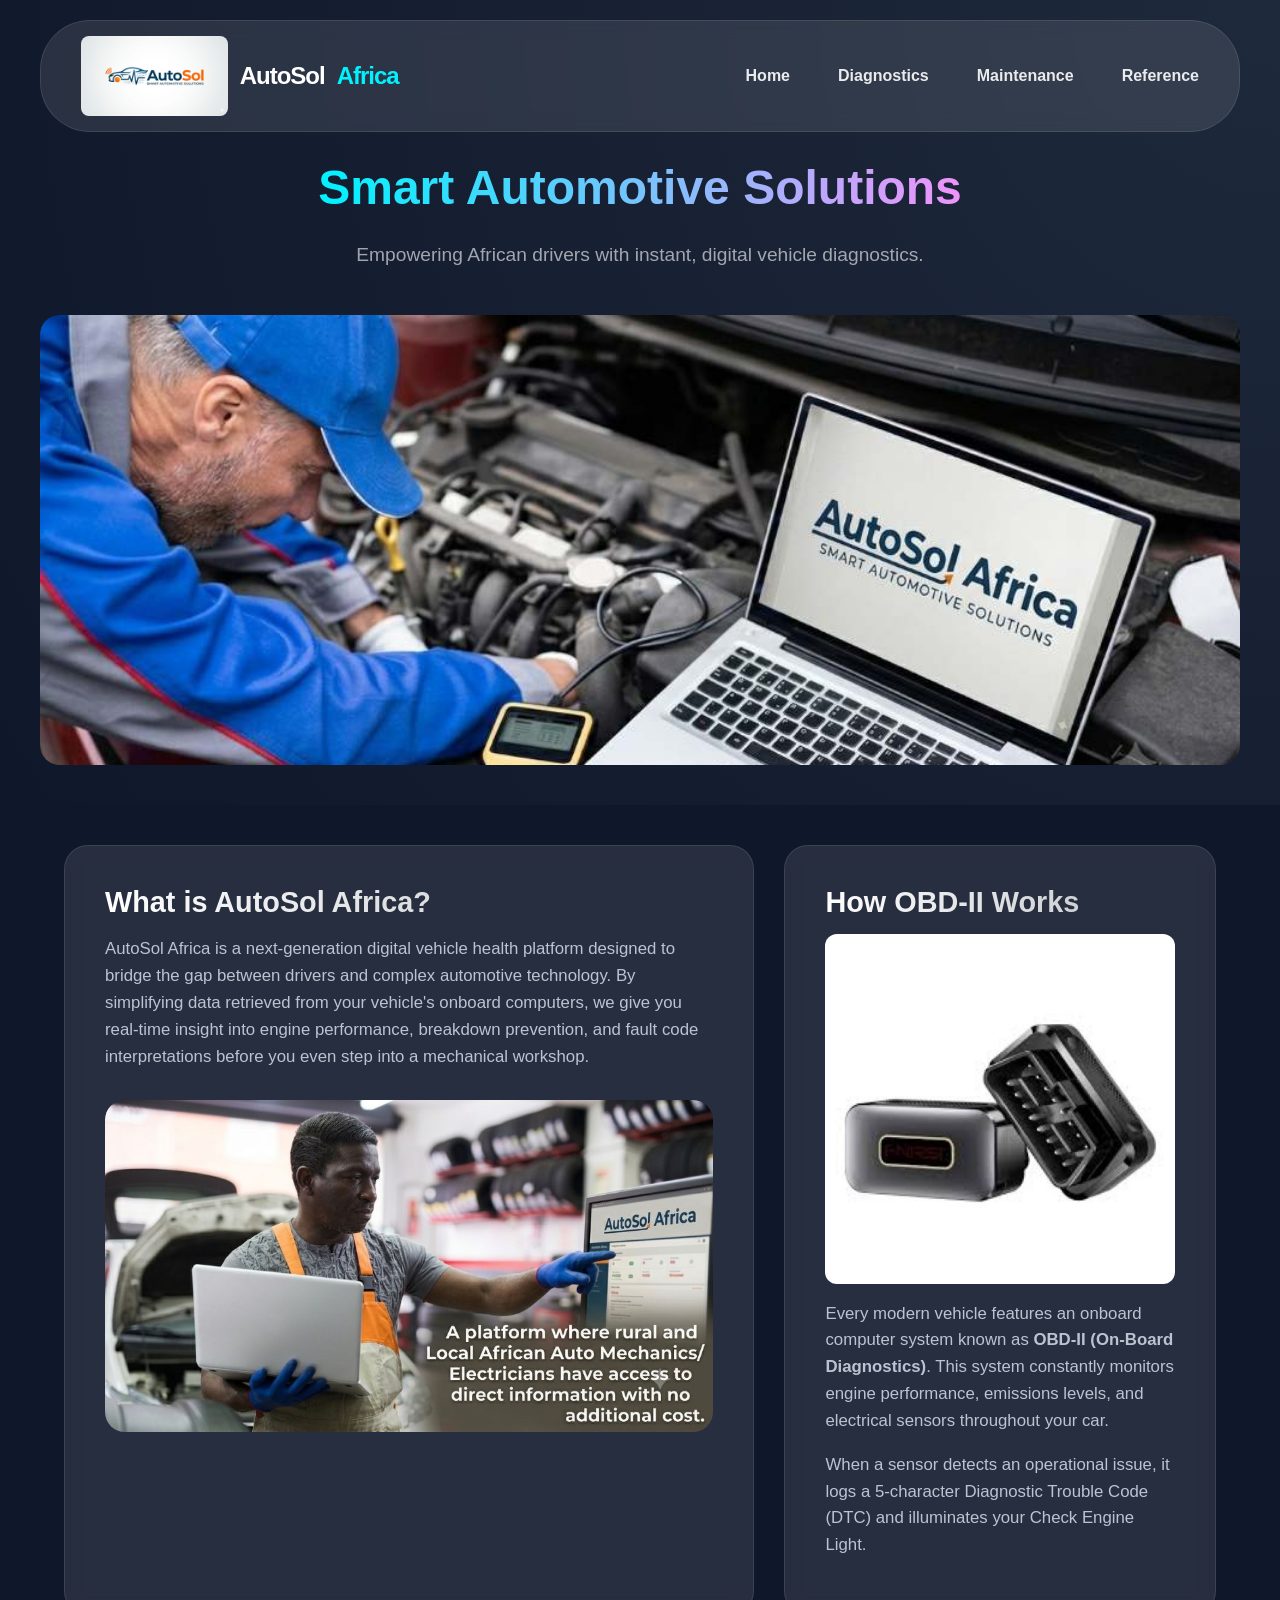
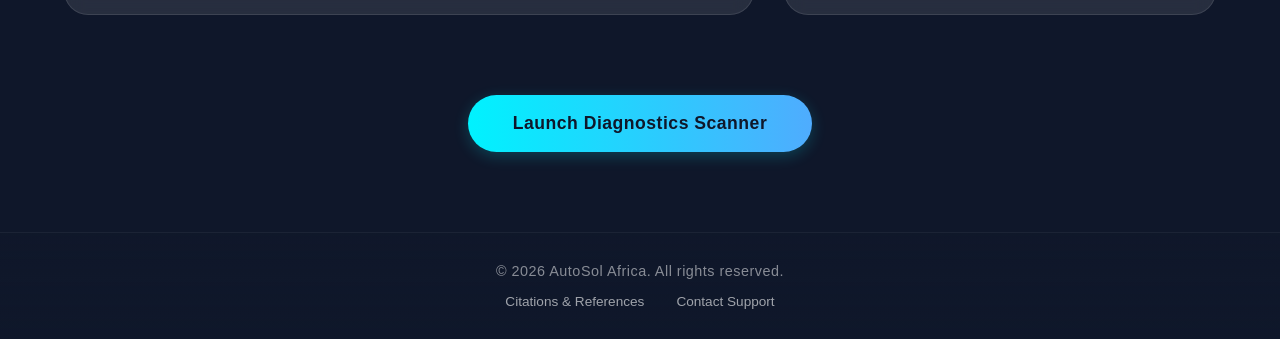
<file: project/index.html>
<!DOCTYPE html>
<html lang="en">

<head>
    <meta charset="UTF-8">
    <meta name="viewport" content="width=device-width, initial-scale=1.0">
    <title>AutoSol Africa | Smart Automotive Diagnostics & OBD-II Solutions</title>
    <meta name="description" content="AutoSol Africa provides smart automotive diagnostics, 
            OBD-II error code lookup tools, and interactive vehicle maintenance dashboard simulations.">
    <meta name="author" content="Marvellous Osita Nwachukwu">

    <link rel="icon" type="image/png" href="images/favicon.png">
    <link rel="stylesheet" href="styles/autosol.css">
    <script src="scripts/autosol.js" defer></script>
</head>

<body>
<header>
    <nav class="navbar">
        <div class="logo">
            <img src="images/hero.jpg" alt="AutoSol Logo" loading="lazy" class="nav-logo-img">
            AutoSol<span>Africa</span>
        </div>
        <button class="hamburger-btn" id="menu-btn" aria-label="Toggle Navigation Menu">
            <span class="bar"></span>
            <span class="bar"></span>
            <span class="bar"></span>
        </button>
        <ul class="nav-menu" id="nav-links">
            <li><a href="index.html">Home</a></li>
            <li><a href="diagnostics.html">Diagnostics</a></li>
            <li><a href="maintenance.html">Maintenance</a></li>
            <li><a href="reference.html">Reference</a></li>
        </ul>
    </nav>
</header>

<main>
    <section id="home">
        <h1 class="gradient-text">Smart Automotive Solutions</h1>
        <p class="section-subtitle">Empowering African drivers with instant, digital vehicle diagnostics.</p>
        <figure class="hero-image-wrapper">
            <img src="images/hero-sect.jpg" alt="AutoSol Africa Mechanic banner showcasing smart laptop diagnostics"
                class="hero-display-img" loading="lazy">
        </figure>
    </section>

    <div class="content-container">
        <div class="wireframe-grid">

            <div class="content-block intro-box">
                <h2>What is AutoSol Africa?</h2>
                <p>AutoSol Africa is a next-generation digital vehicle health platform designed to bridge the gap
                    between drivers and complex automotive technology. By simplifying data retrieved from your vehicle's
                    onboard computers, we give you real-time insight into engine performance, breakdown prevention, and
                    fault code interpretations before you even step into a mechanical workshop.</p>
                <figure class="hero-image-wrapper">
                    <img src="images/aboutauto-img.jpg"
                        alt="Local African mechanic accessing diagnostic data at zero cost" class="hero-display-img"
                        width="800" height="424" loading="lazy">
                </figure>
            </div>

            <div class="content-block educational-card">
                <h2>How OBD-II Works</h2>
                <figure class="obd-image-wrapper">
                    <img src="images/obd-image.jpg" alt="Wireless OBD-II scanner adapter block link"
                        class="obd-display-img" width="400" height="300" loading="lazy">
                </figure>
                <p>Every modern vehicle features an onboard computer system known as <strong>OBD-II (On-Board
                        Diagnostics)</strong>. This system constantly monitors engine performance, emissions levels, and
                    electrical sensors throughout your car.</p>
                <p>When a sensor detects an operational issue, it logs a 5-character Diagnostic Trouble Code (DTC) and
                    illuminates your Check Engine Light.</p>
            </div>

        </div>

        <div class="cta-container">
            <a href="diagnostics.html" class="cta-btn">Launch Diagnostics Scanner</a>
        </div>
    </div>
</main>
    <footer>
        <div class="footer-content">
            <p>&copy; 2026 AutoSol Africa. All rights reserved.</p>
            <div class="footer-links">
                <a href="reference.html">Citations & References</a>
                <a href="mailto:autosolafrica@gmail.com?subject=AutoSol%20Africa%20Support%20Inquiry">Contact
                    Support</a>
            </div>
        </div>
    </footer>

</body>

</html>
</file>
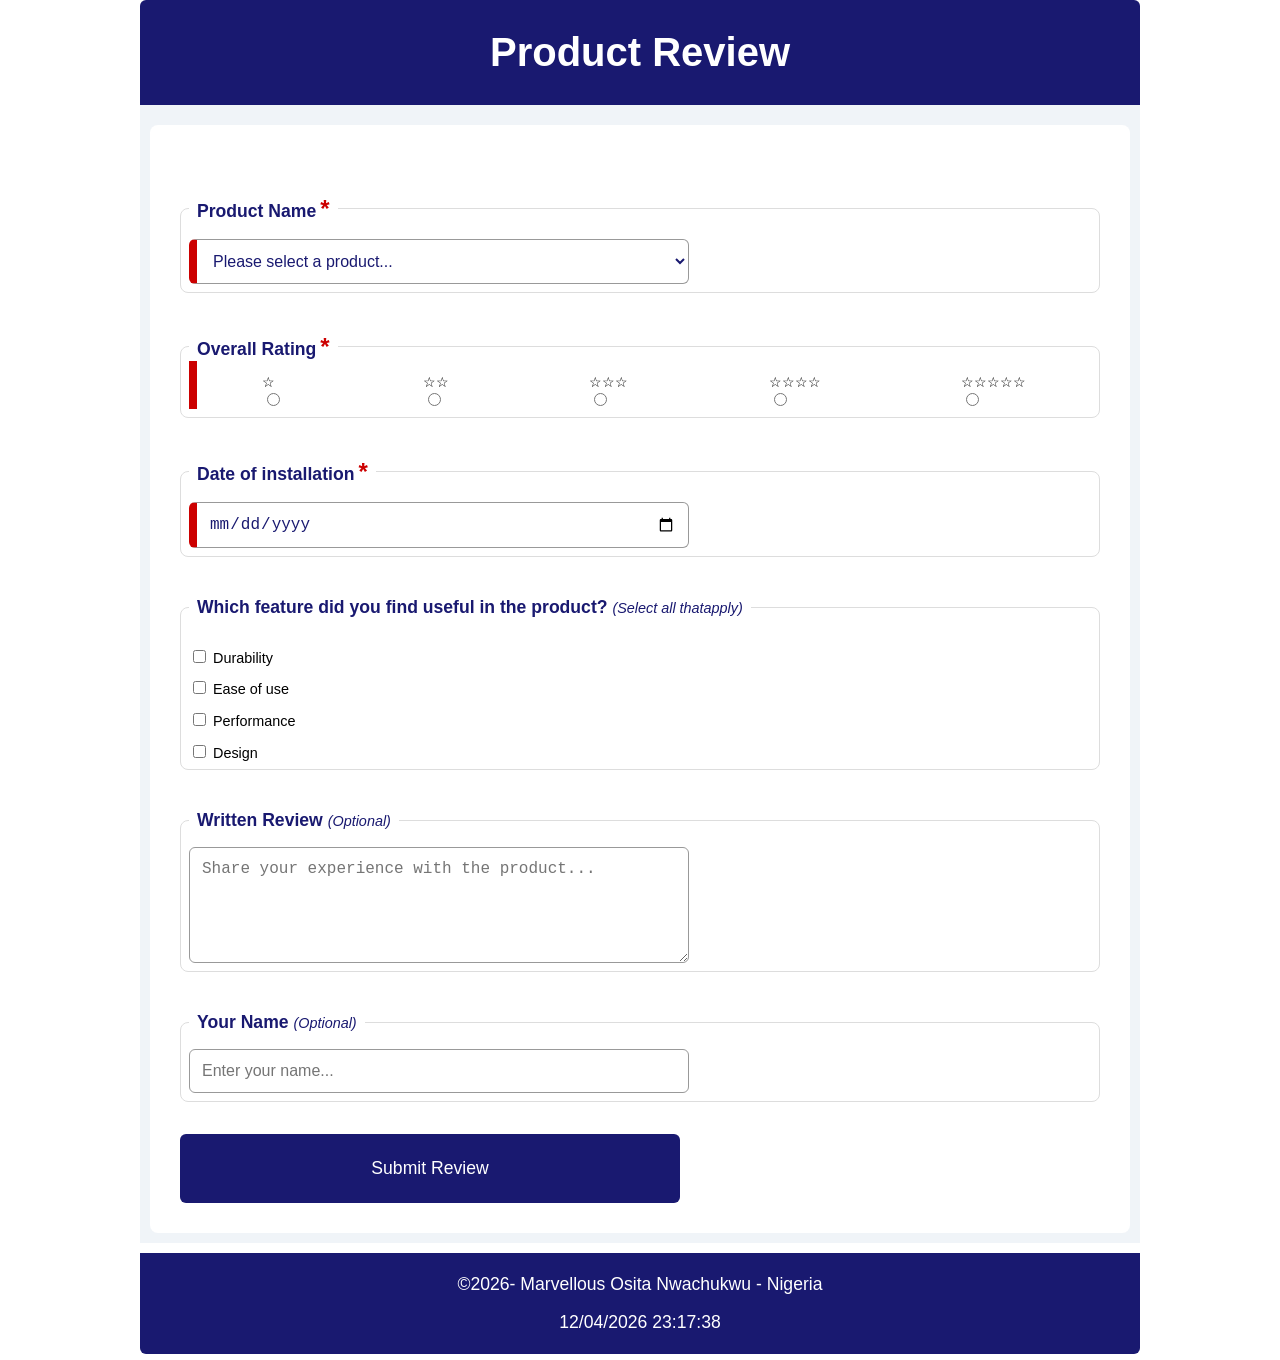
<file: form.html>
<!DOCTYPE html>
<html lang="en">

<head>
     <meta charset="UTF-8">
     <meta name="viewport" content="width=device-width, initial-scale=1.0">
     <title>Product Reveiw</title>
     <meta name="description" content="This is going to serve as a form to recieve costumers review of a product">
     <meta name="author" content="Marvellous Osita Nwachukwu">

     <link rel="preconnect" href="https://fonts.googleapis.com">
     <link rel="preconnect" href="https://fonts.gstatic.com" crossorigin>

     <link href="https://fonts.googleapis.com/css2?family=Roboto&display=swap" rel="stylesheet">

     <link rel="stylesheet" href="styles/form.css">
     <script src="scripts/form.js" defer></script>
</head>

<body>
     <header>
          <h1>Product Review</h1>
     </header>
     <main>
          <form method="get" action="review.html" class="pg">

               <fieldset>
                    <legend>Product Name<span class="required">*</span></legend>
                    <label for="product-select" class="sr-only"></label>
                    <select name="product" id="product-select" required>
                         <option value="" disabled selected>Please select a product...</option>
                    </select>
               </fieldset>
               <fieldset>
                    <legend>Overall Rating<span class="required">*</span></legend>
                    <div class="rating-container">

                         <label for="rating1" class="rating-item">&star;<br><input type="radio" name="rating" id="rating1" value="1" required></label>

                         <label for="rating2" class="rating-item">&star;&star;<br><input type="radio" name="rating" id="rating2" value="2" required></label>

                         <label for="rating3" class="rating-item">&star;&star;&star;<br><input type="radio" name="rating" id="rating3" value="3" required></label>

                         <label for="rating4" class="rating-item">&star;&star;&star;&star;<br><input type="radio" name="rating" id="rating4" value="4" required></label>

                         <label for="rating5" class="rating-item">&star;&star;&star;&star;&star;<br><input type="radio" name="rating" id="rating5" value="5" required></label>

                    </div>
               </fieldset>

               <fieldset>
                    <legend>Date of installation<span class="required">*</span></legend>
                    <label for="installation-date" class="sr-only">Select Installation Date</label>
                    <input type="date" name="installation-date" id="installation-date" required>
               </fieldset>
               <fieldset>
                    <legend>Which feature did you find useful in the product? <span class="italic">(Select all thatapply)</span></legend>
                    <label for="feat-durability"><input type="checkbox" name="features" id="feat-durability" value="feature1"> Durability</label>
                    <label for="feat-ease"><input type="checkbox" name="features" id="feat-ease" value="feature2"> Ease of use</label>
                    <label for="feat-perf"><input type="checkbox" name="features" id="feat-perf" value="feature3"> Performance</label>
                    <label for="feat-design"><input type="checkbox" name="features" id="feat-design" value="feature4"> Design</label>
               </fieldset>
               <fieldset>
                    <legend>Written Review <span class="italic">(Optional)</span></legend>
                    <label for="review" class="sr-only"></label>
                    <textarea name="review" id="review" rows="5" cols="50"
                         placeholder="Share your experience with the product..."></textarea>
               </fieldset>
               <fieldset>
                    <legend>Your Name <span class="italic">(Optional)</span></legend>
                    <label for="name" class="sr-only"></label>
                    <input type="text" name="name" id="name" placeholder="Enter your name...">
             
               </fieldset>

               <input type="submit" value="Submit Review">





          </form>
     </main>
     <footer>
          <p>&copy;<span id="currentyear"></span>- Marvellous Osita Nwachukwu - Nigeria</p>
          <p><span id="lastModified"></span></p>
     </footer>
</body>

</html>
</file>
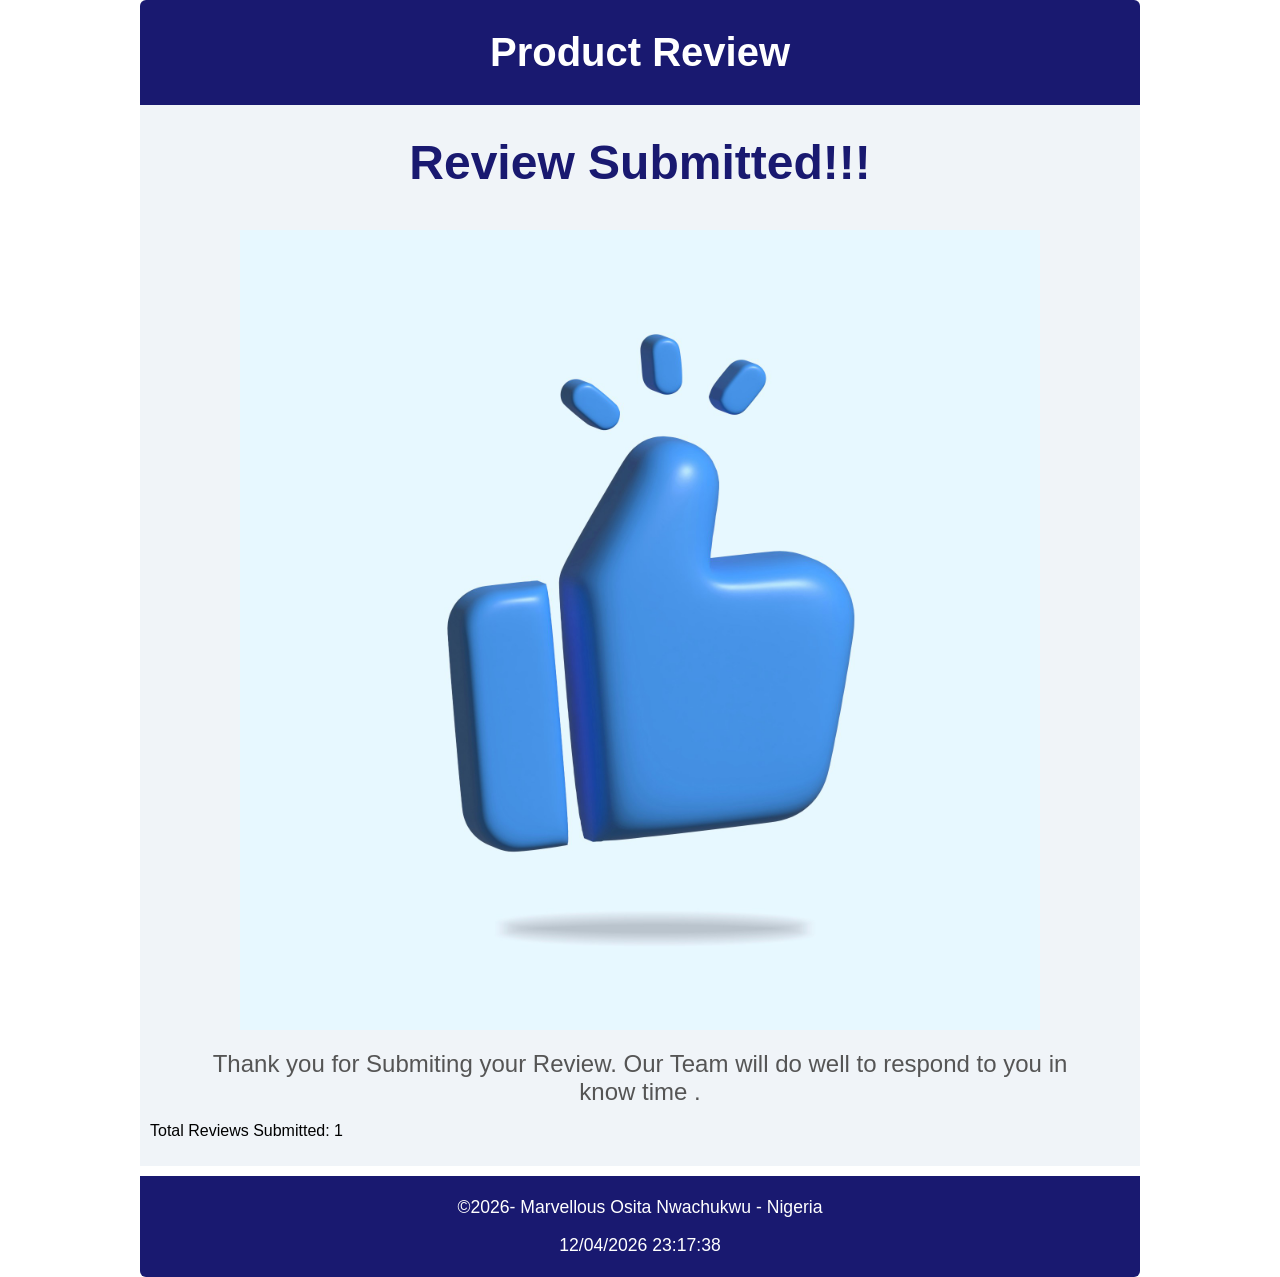
<file: review.html>
<!DOCTYPE html>
<html lang="en">

<head>
    <meta charset="UTF-8">
    <meta name="viewport" content="width=device-width, initial-scale=1.0">
    <title>Product Reveiw</title>
    <meta name="description" content="This is going to serve as a form to recieve costumers review of a product">
    <meta name="author" content="Marvellous Osita Nwachukwu">

    <link rel="preconnect" href="https://fonts.googleapis.com">
    <link rel="preconnect" href="https://fonts.gstatic.com" crossorigin>

    <link href="https://fonts.googleapis.com/css2?family=Roboto&display=swap" rel="stylesheet">

    <link rel="stylesheet" href="styles/form.css">
    <script src="scripts/form.js" defer></script>
    <script src="scripts/form-review.js" defer></script>
</head>

<body>
    <header>
        <h1>Product Review</h1>
    </header>
    <main>
        <h2>Review Submitted!!!</h2>
        <figure>
        <img src="images/good.jpg" alt="Reveiw submitted" width="800" height="600">
        <figcaption>Thank you for Submiting your Review. Our Team will do well to respond to you in know time .</figcaption>
        </figure>
        <p id="review-counter" class="counter-style"></p>
    </main>
    <footer>
        <p>&copy;<span id="currentyear"></span>- Marvellous Osita Nwachukwu - Nigeria</p>
        <p><span id="lastModified"></span></p>
     </footer>
</body>

</html>
</file>
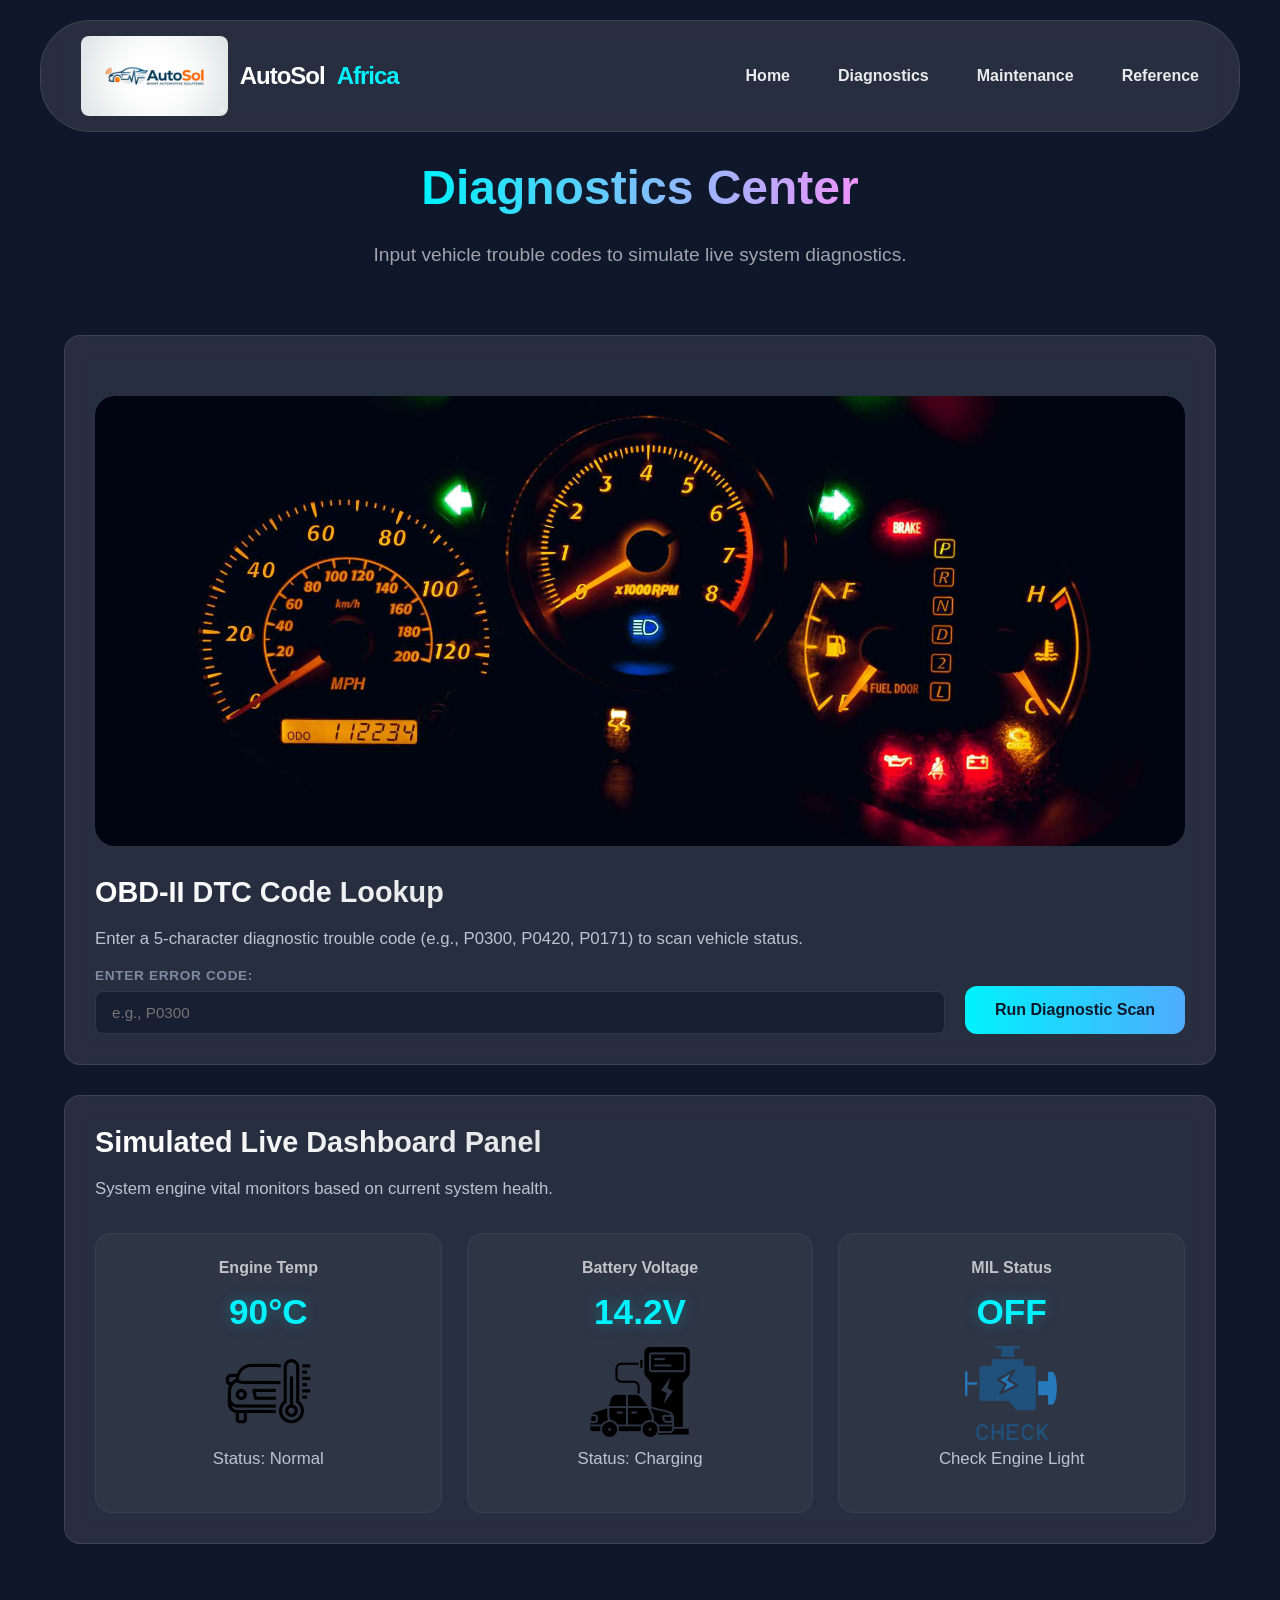
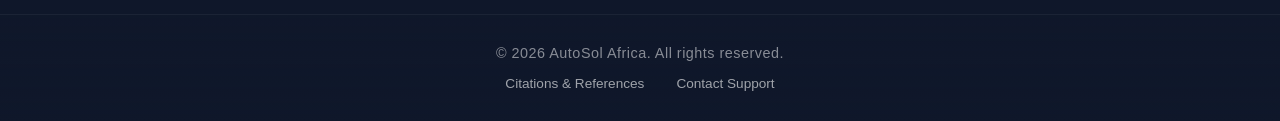
<file: project/diagnostics.html>
<!DOCTYPE html>
<html lang="en">

<head>
    <meta charset="UTF-8">
    <meta name="viewport" content="width=device-width, initial-scale=1.0">
    <title>AutoSol Africa | Smart Automotive Diagnostics & OBD-II Solutions</title>
    <meta name="description" content="AutoSol Africa provides smart automotive diagnostics, 
    OBD-II error code lookup tools, and interactive vehicle maintenance dashboard simulations.">
    <meta name="author" content="Marvellous Osita Nwachukwu">

    <link rel="icon" type="image/png" href="images/favicon.png">
    <link rel="stylesheet" href="styles/autosol.css">
    <script src="scripts/autosol.js" defer></script>
    <script src="scripts/diagnostics.js" defer></script>
</head>

<body>
    <header>
        <nav class="navbar">
            <div class="logo">
                <img src="images/hero.jpg" alt="AutoSol Logo" class="nav-logo-img">
                AutoSol<span>Africa</span>
            </div>
            <button class="hamburger-btn" id="menu-btn" aria-label="Toggle Navigation Menu">
                <span class="bar"></span>
                <span class="bar"></span>
                <span class="bar"></span>
            </button>
            <ul class="nav-menu" id="nav-links">
                <li><a href="index.html">Home</a></li>
                <li><a href="diagnostics.html">Diagnostics</a></li>
                <li><a href="maintenance.html">Maintenance</a></li>
                <li><a href="reference.html">Reference</a></li>
            </ul>
        </nav>
    </header>
    <main>
        <section id="services" class="compact-hero">
            <h1 class="gradient-text">Diagnostics Center</h1>
            <p class="section-subtitle">Input vehicle trouble codes to simulate live system diagnostics.</p>
        </section>

        <div class="content-container">
            <div class="content-block search-block">
            <figure class="hero-image-wrapper">
                <img src="images/caution-img.jpg" alt="AutoSol Africa brand" class="hero-display-img" loading="lazy">
            </figure>
                <h2>OBD-II DTC Code Lookup</h2>
                <p class="block-desc">Enter a 5-character diagnostic trouble code (e.g., P0300, P0420, P0171) to scan
                    vehicle
                    status.</p>

                <form id="dtc-form" class="diagnostic-form">
                    <div class="form-group">
                        <label for="obd-input">Enter Error Code:</label>
                        <input type="text" id="obd-input" placeholder="e.g., P0300" maxlength="5" required>
                    </div>
                    <button type="submit" id="scan-btn" class="scan-btn">Run Diagnostic Scan</button>
                </form>

                <div id="diagnostic-display-box" class="scan-result-display"></div>
            </div>

            <div class="content-block dashboard-grid">
                <h2>Simulated Live Dashboard Panel</h2>
                <p class="block-desc">System engine vital monitors based on current system health.</p>

                <div class="gauges-wrapper">
                    <div class="gauge-card">
                        <h3>Engine Temp</h3>
                        <div class="gauge-value" id="temp-gauge">90°C</div>
                        <img src="images/car-light.png" alt="Car temp system light" class="gauge-icon">
                        <p class="gauge-status">Status: Normal</p>
                    </div>
                    <div class="gauge-card">
                        <h3>Battery Voltage</h3>
                        <div class="gauge-value" id="battery-gauge">14.2V</div>
                        <img src="images/power-light.png" alt="Car battery system light" class="gauge-icon">
                        <p class="gauge-status">Status: Charging</p>
                    </div>
                    <div class="gauge-card">
                        <h3>MIL Status</h3>
                        <div class="gauge-value" id="mil-gauge">OFF</div>
                        <img src="images/engine-light.png" alt="Car MIL system light" class="gauge-icon">
                        <p class="gauge-status">Check Engine Light</p>
                    </div>
                </div>
            </div>

        </div>

    </main>
    <footer>
        <div class="footer-content">
            <p>&copy; 2026 AutoSol Africa. All rights reserved.</p>
            <div class="footer-links">
                <a href="reference.html">Citations & References</a>
                <a href="mailto:autosolafrica@gmail.com?subject=AutoSol%20Africa%20Support%20Inquiry">Contact
                    Support</a>
            </div>
        </div>
    </footer>

</body>

</html>
</file>
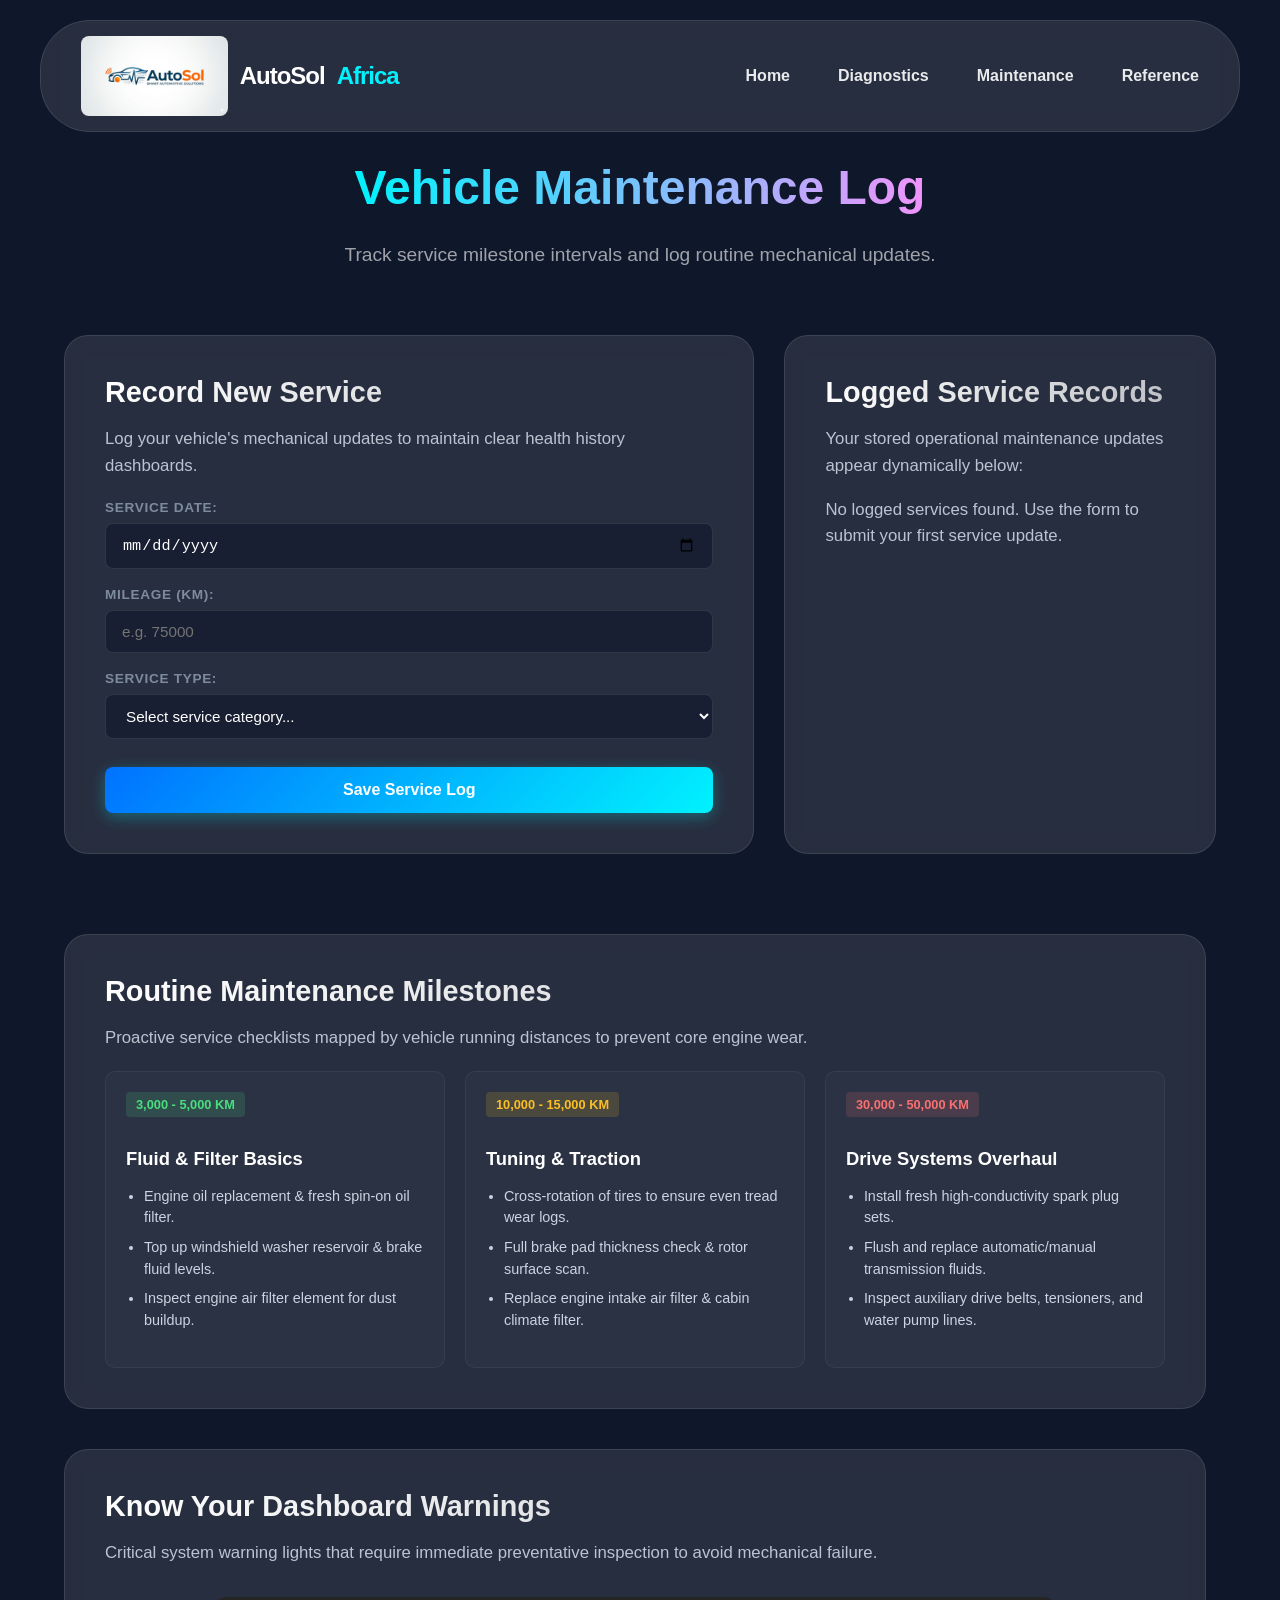
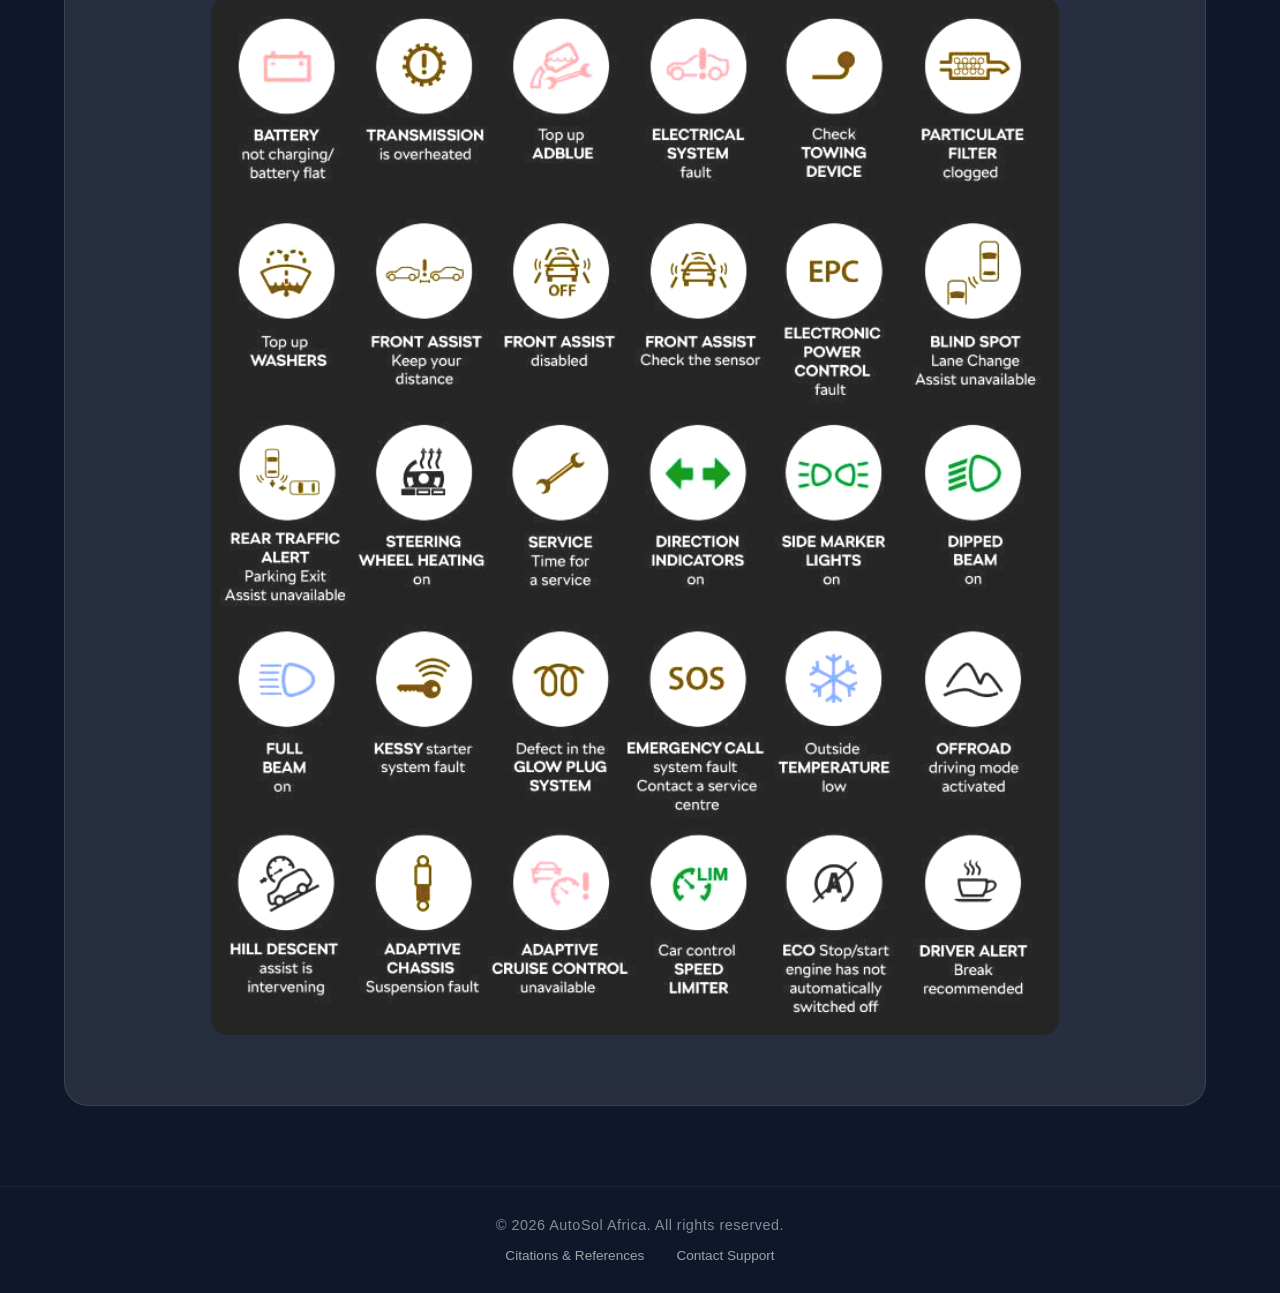
<file: project/maintenance.html>
<!DOCTYPE html>
<html lang="en">

<head>
    <meta charset="UTF-8">
    <meta name="viewport" content="width=device-width, initial-scale=1.0">
    <title>AutoSol Africa | Smart Automotive Diagnostics & OBD-II Solutions</title>
    <meta name="description" content="AutoSol Africa provides smart automotive diagnostics, 
            OBD-II error code lookup tools, and interactive vehicle maintenance dashboard simulations.">
    <meta name="author" content="Marvellous Osita Nwachukwu">

    <link rel="icon" type="image/png" href="images/favicon.png">
    <link rel="stylesheet" href="styles/autosol.css">
    <script src="scripts/autosol.js" defer></script>
    <script src="scripts/maintenance.js" defer></script>
</head>

<body>
    <header>
        <nav class="navbar">
            <div class="logo">
                <img src="images/hero.jpg" alt="AutoSol Logo" class="nav-logo-img">
                AutoSol<span>Africa</span>
            </div>
            <button class="hamburger-btn" id="menu-btn" aria-label="Toggle Navigation Menu">
                <span class="bar"></span>
                <span class="bar"></span>
                <span class="bar"></span>
            </button>
            <ul class="nav-menu" id="nav-links">
                <li><a href="index.html">Home</a></li>
                <li><a href="diagnostics.html">Diagnostics</a></li>
                <li><a href="maintenance.html">Maintenance</a></li>
                <li><a href="reference.html">Reference</a></li>
            </ul>
        </nav>
    </header>
    <main>
        <section class="page-header">
            <h1 class="gradient-text">Vehicle Maintenance Log</h1>
            <p class="section-subtitle">Track service milestone intervals and log routine mechanical updates.</p>
        </section>

        <div class="content-container">
            <div class="wireframe-grid">

                <div class="content-block maintenance-form-box">
                    <h2>Record New Service</h2>
                    <p class="card-desc">Log your vehicle's mechanical updates to maintain clear health history
                        dashboards.
                    </p>

                    <form id="maintenance-form" class="maint-input-form">
                        <div class="form-group">
                            <label for="service-date">Service Date:</label>
                            <input type="date" id="service-date" required>
                        </div>
                        <div class="form-group">
                            <label for="service-mileage">Mileage (KM):</label>
                            <input type="number" id="service-mileage" placeholder="e.g. 75000" required>
                        </div>
                        <div class="form-group">
                            <label for="service-type">Service Type:</label>
                            <select id="service-type" required>
                                <option value="" disabled selected>Select service category...</option>
                                <option value="oil">Engine Oil & Filter Swap</option>
                                <option value="brakes">Brake Pad Maintenance</option>
                                <option value="spark">Spark Plug Replacement</option>
                                <option value="battery">Battery/Alternator Fix</option>
                                <option value="tires">Tire Rotation & Balance</option>
                            </select>
                        </div>
                        <button type="submit" class="submit-btn">Save Service Log</button>
                    </form>
                </div>

                <div class="content-block maintenance-logs-box">
                    <h2>Logged Service Records</h2>
                    <p class="card-desc">Your stored operational maintenance updates appear dynamically below:</p>

                    <div id="logs-display-container">
                        <div class="empty-state-notice">
                            <p>No logged services found. Use the form to submit your first service update.</p>
                        </div>
                    </div>
                </div>

            </div>
            <div class="content-block maintenance-milestones-box">
                <h2>Routine Maintenance Milestones</h2>
                <p class="card-desc">Proactive service checklists mapped by vehicle running distances to prevent core
                    engine
                    wear.
                </p>

                <div class="milestone-grid">
                    <div class="milestone-card">
                        <div class="milestone-badge badge-low">3,000 - 5,000 KM</div>
                        <h3>Fluid & Filter Basics</h3>
                        <ul>
                            <li>Engine oil replacement & fresh spin-on oil filter.</li>
                            <li>Top up windshield washer reservoir & brake fluid levels.</li>
                            <li>Inspect engine air filter element for dust buildup.</li>
                        </ul>
                    </div>

                    <div class="milestone-card">
                        <div class="milestone-badge badge-mod">10,000 - 15,000 KM</div>
                        <h3>Tuning & Traction</h3>
                        <ul>
                            <li>Cross-rotation of tires to ensure even tread wear logs.</li>
                            <li>Full brake pad thickness check & rotor surface scan.</li>
                            <li>Replace engine intake air filter & cabin climate filter.</li>
                        </ul>
                    </div>

                    <div class="milestone-card">
                        <div class="milestone-badge badge-high">30,000 - 50,000 KM</div>
                        <h3>Drive Systems Overhaul</h3>
                        <ul>
                            <li>Install fresh high-conductivity spark plug sets.</li>
                            <li>Flush and replace automatic/manual transmission fluids.</li>
                            <li>Inspect auxiliary drive belts, tensioners, and water pump lines.</li>
                        </ul>
                    </div>
                </div>
            </div>
            <div class="content-block dashboard-guide-box">
                <h2>Know Your Dashboard Warnings</h2>
                <p class="card-desc">Critical system warning lights that require immediate preventative inspection to
                    avoid
                    mechanical failure.</p>

                <figure class="guide-image-wrapper">
                    <img src="images/dasboard-img.jpg" alt="dashboard signs" class="guide-display-img" loading="lazy">
                </figure>
            </div>

        </div>
    </main>
    <footer>
        <div class="footer-content">
            <p>&copy; 2026 AutoSol Africa. All rights reserved.</p>
            <div class="footer-links">
                <a href="reference.html">Citations & References</a>
                <a href="mailto:autosolafrica@gmail.com?subject=AutoSol%20Africa%20Support%20Inquiry">Contact
                    Support</a>
            </div>
        </div>
    </footer>

</body>

</html>
</file>
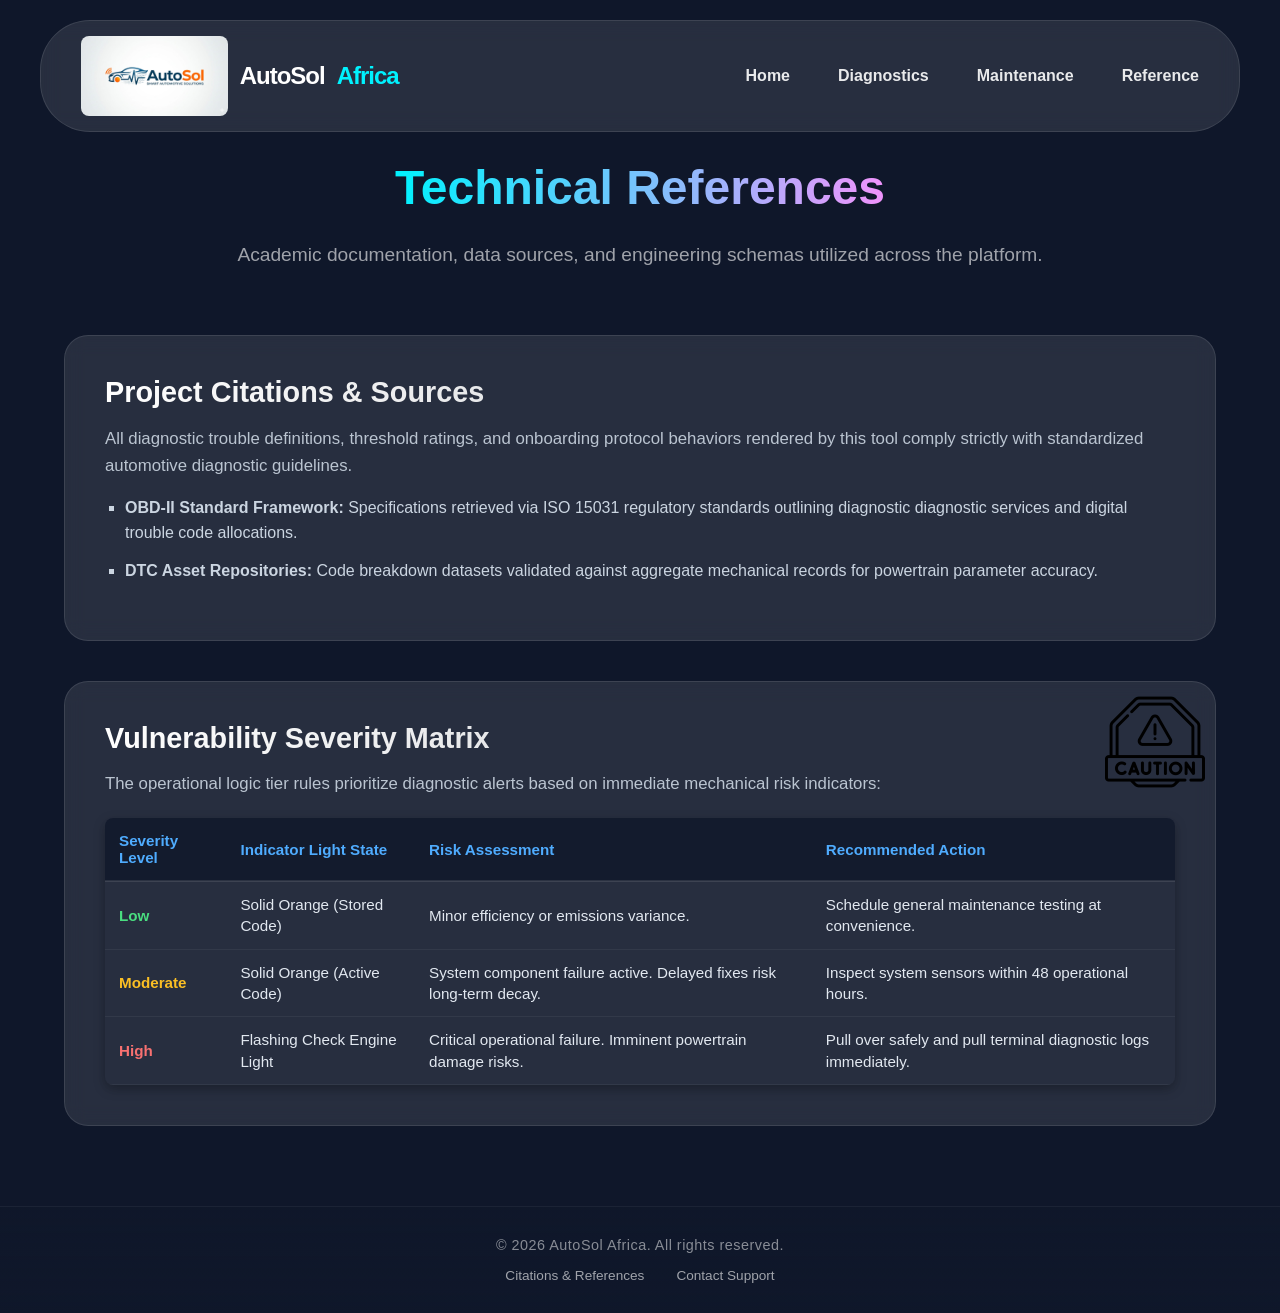
<file: project/reference.html>
<!DOCTYPE html>
<html lang="en">

<head>
    <meta charset="UTF-8">
    <meta name="viewport" content="width=device-width, initial-scale=1.0">
    <title>AutoSol Africa | Smart Automotive Diagnostics & OBD-II Solutions</title>
    <meta name="description" content="AutoSol Africa provides smart automotive diagnostics, 
        OBD-II error code lookup tools, and interactive vehicle maintenance dashboard simulations.">
    <meta name="author" content="Marvellous Osita Nwachukwu">

    <link rel="icon" type="image/png" href="images/favicon.png">
    <link rel="stylesheet" href="styles/autosol.css">
    <script src="scripts/autosol.js" defer></script>
</head>

<body>
    <header>
        <nav class="navbar">
            <div class="logo">
                <img src="images/hero.jpg" alt="AutoSol Logo" class="nav-logo-img">
                AutoSol<span>Africa</span>
            </div>
            <button class="hamburger-btn" id="menu-btn" aria-label="Toggle Navigation Menu">
                <span class="bar"></span>
                <span class="bar"></span>
                <span class="bar"></span>
            </button>
            <ul class="nav-menu" id="nav-links">
                <li><a href="index.html">Home</a></li>
                <li><a href="diagnostics.html">Diagnostics</a></li>
                <li><a href="maintenance.html">Maintenance</a></li>
                <li><a href="reference.html">Reference</a></li>
            </ul>
        </nav>
    </header>
    <main>
        <section class="page-header">
            <h1 class="gradient-text">Technical References</h1>
            <p class="section-subtitle">Academic documentation, data sources, and engineering schemas utilized across
                the
                platform.</p>
        </section>

        <div class="content-container">
            <div class="content-block reference-card">
                <h2>Project Citations & Sources</h2>
                <p>All diagnostic trouble definitions, threshold ratings, and onboarding protocol behaviors rendered by
                    this
                    tool comply strictly with standardized automotive diagnostic guidelines.</p>

                <ul class="citation-list">
                    <li>
                        <strong>OBD-II Standard Framework:</strong> Specifications retrieved via ISO 15031 regulatory
                        standards outlining diagnostic diagnostic services and digital trouble code allocations.
                    </li>
                    <li>
                        <strong>DTC Asset Repositories:</strong> Code breakdown datasets validated against aggregate
                        mechanical records for powertrain parameter accuracy.
                    </li>
                </ul>
            </div>

            <div class="content-block reference-card">
                <img src="images/caution-sign.png" alt="Caution Sign" class="reference-icon">
                <h2>Vulnerability Severity Matrix</h2>
                <p>The operational logic tier rules prioritize diagnostic alerts based on immediate mechanical risk
                    indicators:</p>

                <div class="table-wrapper">
                    <table class="reference-table">
                        <thead>
                            <tr>
                                <th>Severity Level</th>
                                <th>Indicator Light State</th>
                                <th>Risk Assessment</th>
                                <th>Recommended Action</th>
                            </tr>
                        </thead>
                        <tbody>
                            <tr>
                                <td class="level-low">Low</td>
                                <td>Solid Orange (Stored Code)</td>
                                <td>Minor efficiency or emissions variance.</td>
                                <td>Schedule general maintenance testing at convenience.</td>
                            </tr>
                            <tr>
                                <td class="level-mod">Moderate</td>
                                <td>Solid Orange (Active Code)</td>
                                <td>System component failure active. Delayed fixes risk long-term decay.</td>
                                <td>Inspect system sensors within 48 operational hours.</td>
                            </tr>
                            <tr>
                                <td class="level-high">High</td>
                                <td>Flashing Check Engine Light</td>
                                <td>Critical operational failure. Imminent powertrain damage risks.</td>
                                <td>Pull over safely and pull terminal diagnostic logs immediately.</td>
                            </tr>
                        </tbody>
                    </table>
                </div>
            </div>
        </div>
    </main>
    <footer>
        <div class="footer-content">
            <p>&copy; 2026 AutoSol Africa. All rights reserved.</p>
            <div class="footer-links">
                <a href="reference.html">Citations & References</a>
                <a href="mailto:autosolafrica@gmail.com?subject=AutoSol%20Africa%20Support%20Inquiry">Contact
                    Support</a>
            </div>
        </div>
    </footer>

</body>

</html>
</file>
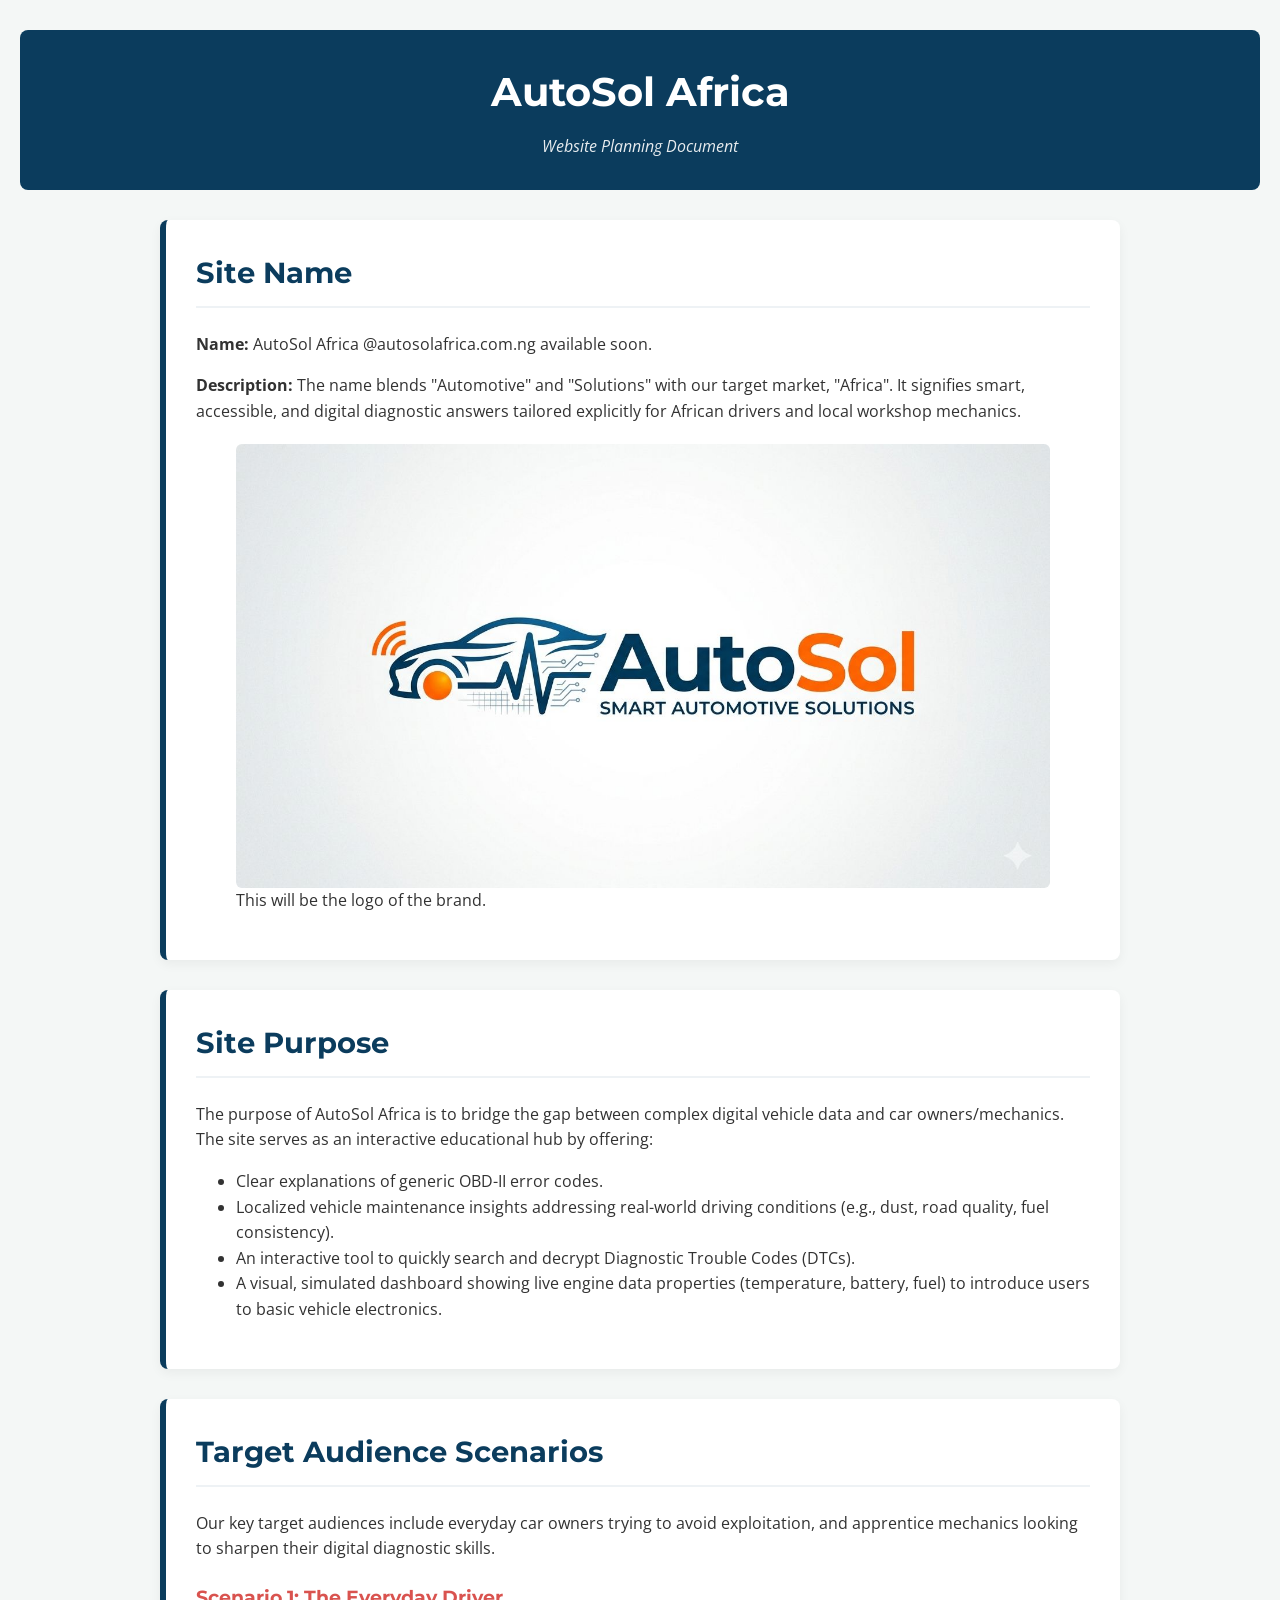
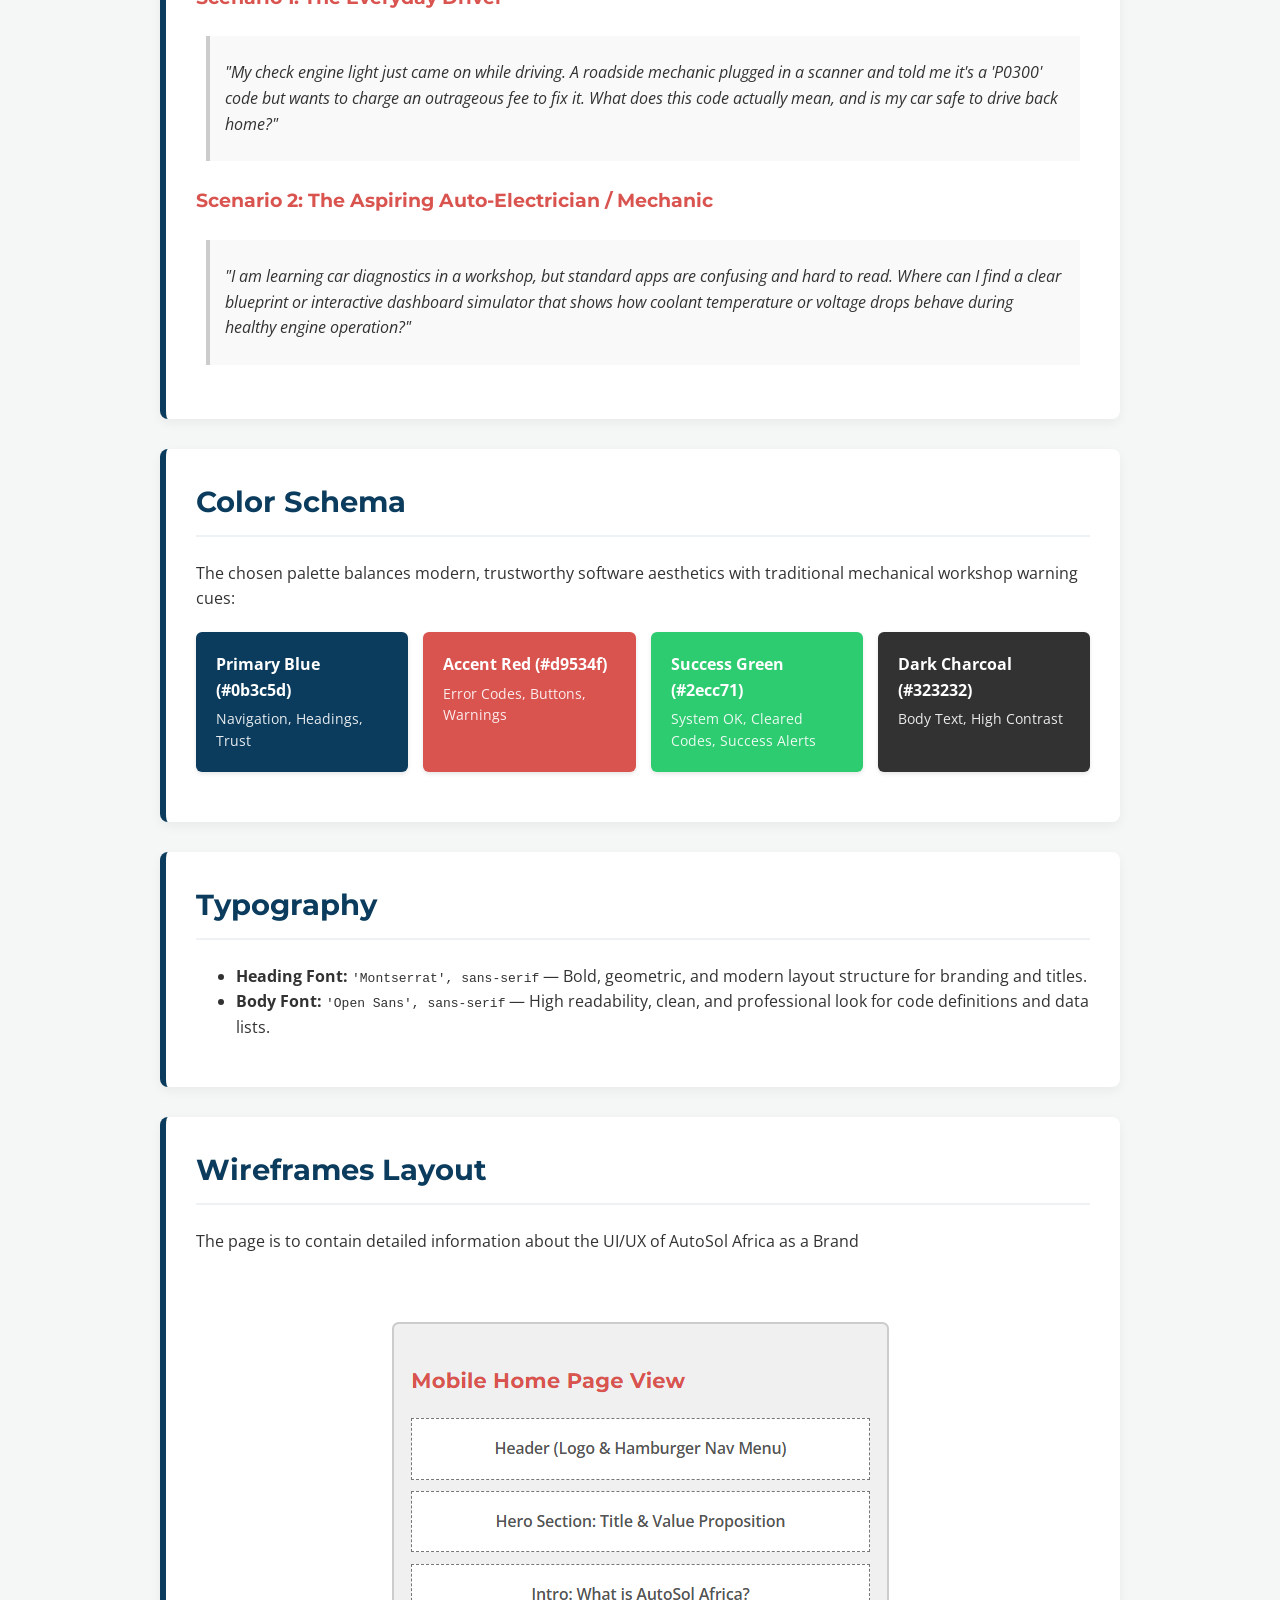
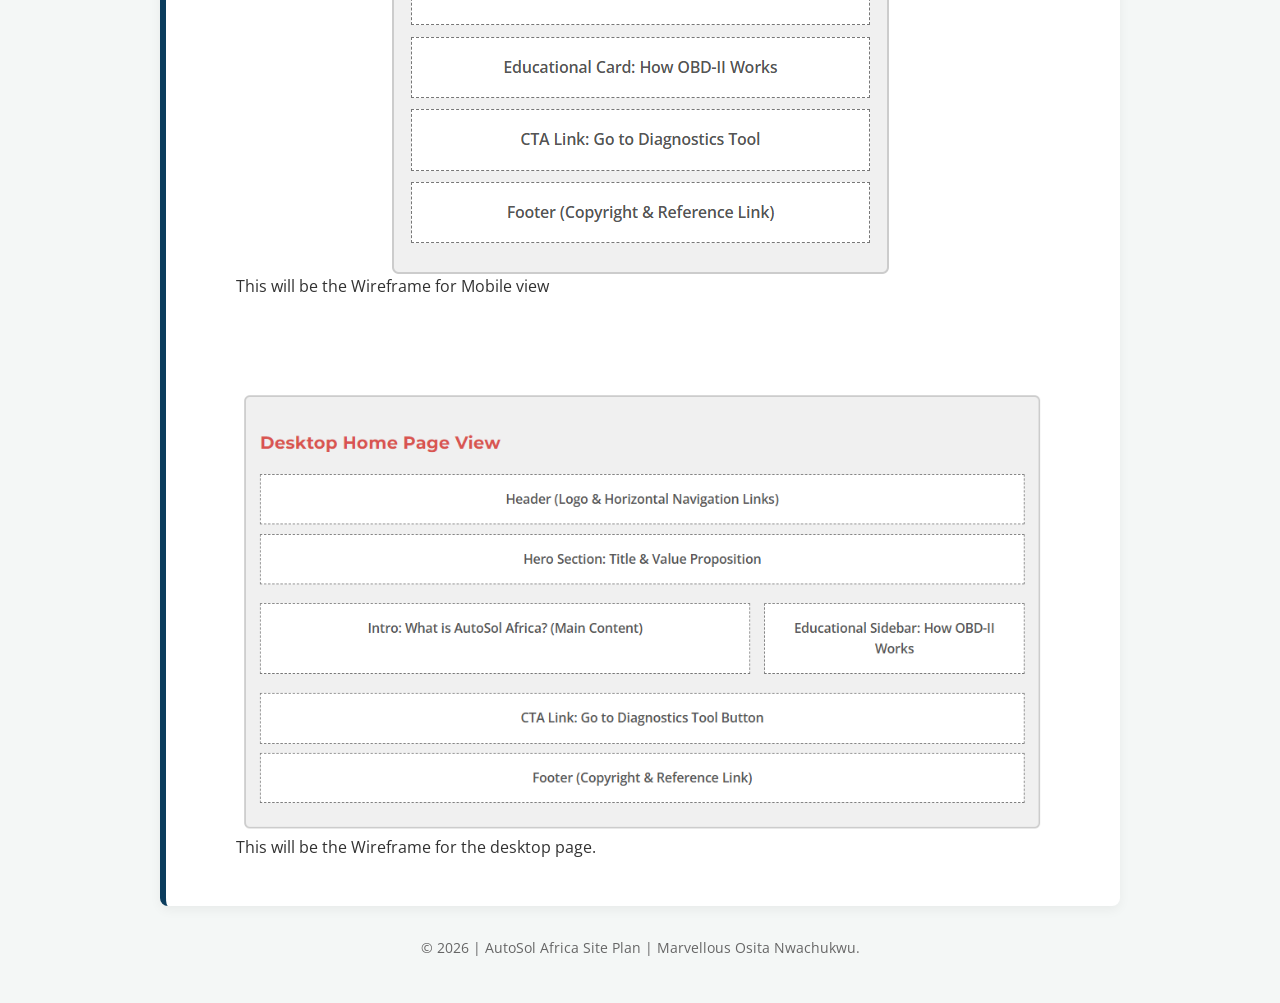
<file: project/siteplan.html>
<!DOCTYPE html>
<html lang="en">

<head>
    <meta charset="UTF-8">
    <meta name="viewport" content="width=device-width, initial-scale=1.0">
    <title>AutoSol Africa -Website Planning Document</title>
    <meta name="description"
        content="AutoSol Africa is a leading provider of automotive solutions in Africa, offering a wide range of services including vehicle sales, repair and diagnotics.">
    <meta name="author" content="Marvellous Osita Nwachukwu">

    <link rel="preconnect" href="https://fonts.googleapis.com">
    <link rel="preconnect" href="https://fonts.gstatic.com" crossorigin>
    <link
        href="https://fonts.googleapis.com/css2?family=Montserrat:wght@400;700&family=Open+Sans:wght@400;600&display=swap"
        rel="stylesheet">

    <link rel="stylesheet" href="styles/siteplan.css">
    <link rel="icon" type="image/png" href="images/favicon.png">
</head>

<body>
    <header>
        <h1>AutoSol Africa</h1>
        <p>Website Planning Document</p>
    </header>

    <main>
        <section>
            <h2>Site Name</h2>
            <p><strong>Name:</strong> AutoSol Africa <span class="italic">@autosolafrica.com.ng available soon.</span>
            </p>
            <p><strong>Description:</strong> The name blends "Automotive" and "Solutions" with our target market,
                "Africa". It signifies smart, accessible, and digital diagnostic answers tailored explicitly for African
                drivers and local workshop mechanics.</p>
            <figure>
                <img src="images/hero.jpg" alt="AutoSol Africa - Home">
                <figcaption>This will be the logo of the brand.</figcaption>
            </figure>
        </section>

        <section>
            <h2>Site Purpose</h2>
            <p>The purpose of AutoSol Africa is to bridge the gap between complex digital vehicle data and car
                owners/mechanics. The site serves as an interactive educational hub by offering:</p>
            <ul>
                <li>Clear explanations of generic OBD-II error codes.</li>
                <li>Localized vehicle maintenance insights addressing real-world driving conditions (e.g., dust, road
                    quality, fuel consistency).</li>
                <li>An interactive tool to quickly search and decrypt Diagnostic Trouble Codes (DTCs).</li>
                <li>A visual, simulated dashboard showing live engine data properties (temperature, battery, fuel) to
                    introduce users to basic vehicle electronics.</li>
            </ul>
        </section>

        <section>
            <h2>Target Audience Scenarios</h2>
            <p>Our key target audiences include everyday car owners trying to avoid exploitation, and apprentice
                mechanics looking to sharpen their digital diagnostic skills.</p>

            <h3>Scenario 1: The Everyday Driver</h3>
            <blockquote>
                <p><em>"My check engine light just came on while driving. A roadside mechanic plugged in a scanner and
                        told me it's a 'P0300' code but wants to charge an outrageous fee to fix it. What does this code
                        actually mean, and is my car safe to drive back home?"</em></p>
            </blockquote>

            <h3>Scenario 2: The Aspiring Auto-Electrician / Mechanic</h3>
            <blockquote>
                <p><em>"I am learning car diagnostics in a workshop, but standard apps are confusing and hard to read.
                        Where can I find a clear blueprint or interactive dashboard simulator that shows how coolant
                        temperature or voltage drops behave during healthy engine operation?"</em></p>
            </blockquote>
        </section>

        <section>
            <h2>Color Schema</h2>
            <p>The chosen palette balances modern, trustworthy software aesthetics with traditional mechanical workshop
                warning
                cues:</p>
            <div class="color-palette">
                <div class="color-box primary-blue">
                    Primary Blue (#0b3c5d)<br>
                    <span>Navigation, Headings, Trust</span>
                </div>
                <div class="color-box accent-red">
                    Accent Red (#d9534f)<br>
                    <span>Error Codes, Buttons, Warnings</span>
                </div>
                <div class="color-box success-green">
                    Success Green (#2ecc71)<br>
                    <span>System OK, Cleared Codes, Success Alerts</span>
                </div>
                <div class="color-box dark-charcoal">
                    Dark Charcoal (#323232)<br>
                    <span>Body Text, High Contrast</span>
                </div>
            </div>
        </section>

        <section>
            <h2>Typography</h2>
            <ul>
                <li><strong>Heading Font:</strong> <code>'Montserrat', sans-serif</code> — Bold, geometric, and modern
                    layout structure for branding and titles.</li>
                <li><strong>Body Font:</strong> <code>'Open Sans', sans-serif</code> — High readability, clean, and
                    professional look for code definitions and data lists.</li>
            </ul>
        </section>
        <section>
            <h2>Wireframes Layout</h2>
            <p>The page is to contain detailed information about the UI/UX of AutoSol Africa as a Brand</p>
            <div class="wireframe-container">
                <figure>
                    <img src="images/mobile.png" alt="mobile-view">
                    <figcaption>This will be the Wireframe for Mobile view</figcaption>
                </figure>
                <figure>
                    <img src="images/desktop.png" alt="desktop-view">
                    <figcaption>This will be the Wireframe for the desktop page.</figcaption>
                </figure>

            </div>
        </section>

    </main>
    <footer>
        <p>&copy; 2026 | AutoSol Africa Site Plan | Marvellous Osita Nwachukwu.</p>
    </footer>
</body>

</html>
</file>
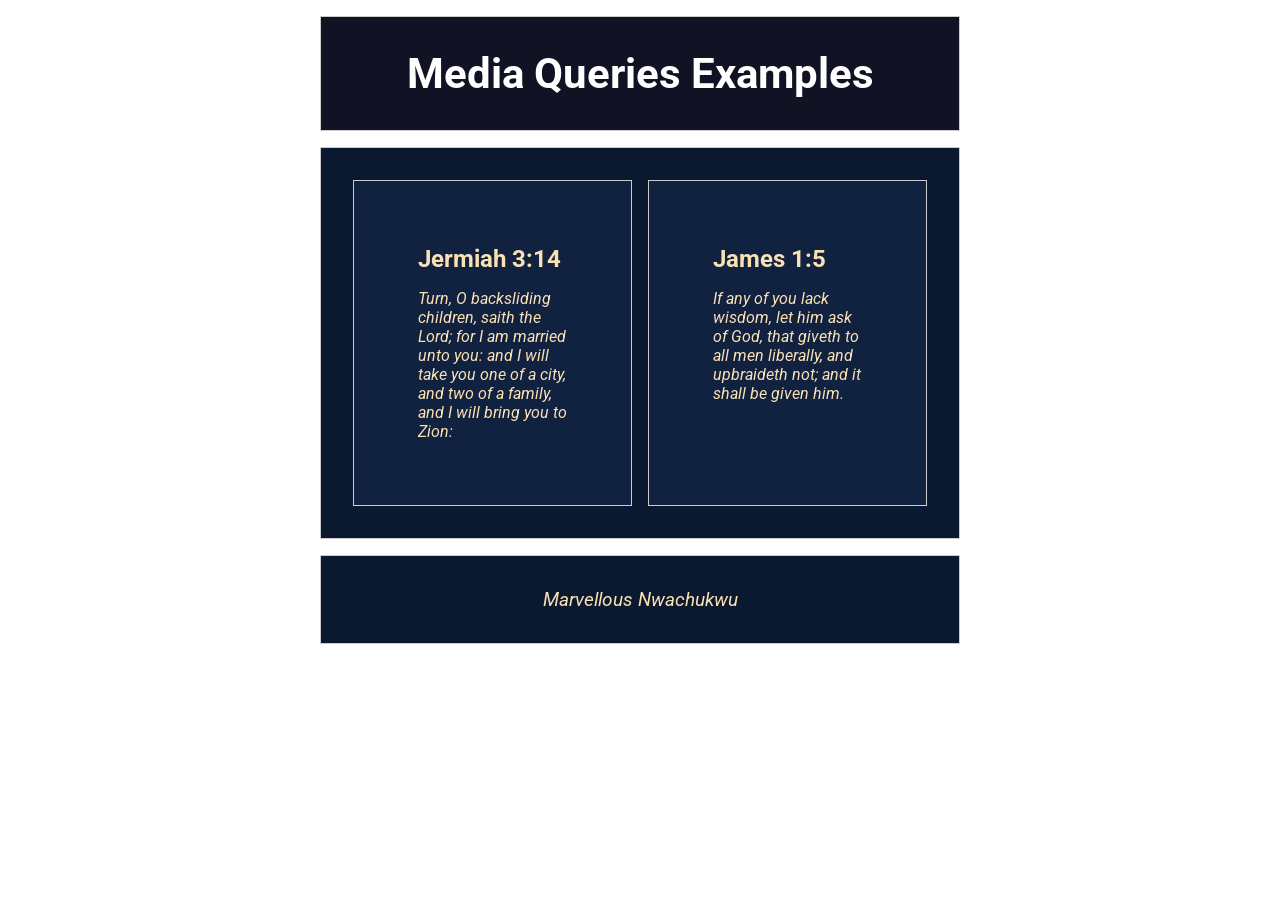
<file: week02/media-query.html>
<!DOCTYPE html>
<html lang="en">

<head>
    <meta charset="UTF-8">
    <meta name="viewport" content="width=device-width, initial-scale=1.0">
    <title>Media Queries</title>
    <meta name="description" content="A simple example of using media queries to create a responsive design.">
    <meta name="author" content="Marvellous Nwachukwu">

    <link rel="preconnect" href="https://fonts.googleapis.com">
    <link rel="preconnect" href="https://fonts.gstatic.com" crossorigin>
    <link href="https://fonts.googleapis.com/css2?family=Roboto:wght@300;400;700&display=swap" rel="stylesheet">
    
    <link rel="stylesheet" href="styles/media-query.css">
    <link rel="stylesheet" href="styles/media-query-large.css">
</head>

<body>
    <header>
        <h1>Media Queries Examples</h1>
    </header>
    <main>
        <section>
            <h2>Jermiah 3:14</h2>
            <p>Turn, O backsliding children, saith the Lord; for I am married unto you: and I 
                will take you one of a city, and two of a
            family, and I will bring you to Zion:</p>
        </section>
        <section>
            <h2>James 1:5</h2>
            <p>If any of you lack wisdom, let him ask of God, that giveth to all men liberally, and upbraideth not; and it shall be given him.</p>
        </section>
    </main>
    <footer>Marvellous Nwachukwu</footer>
</body>

</html>
</file>
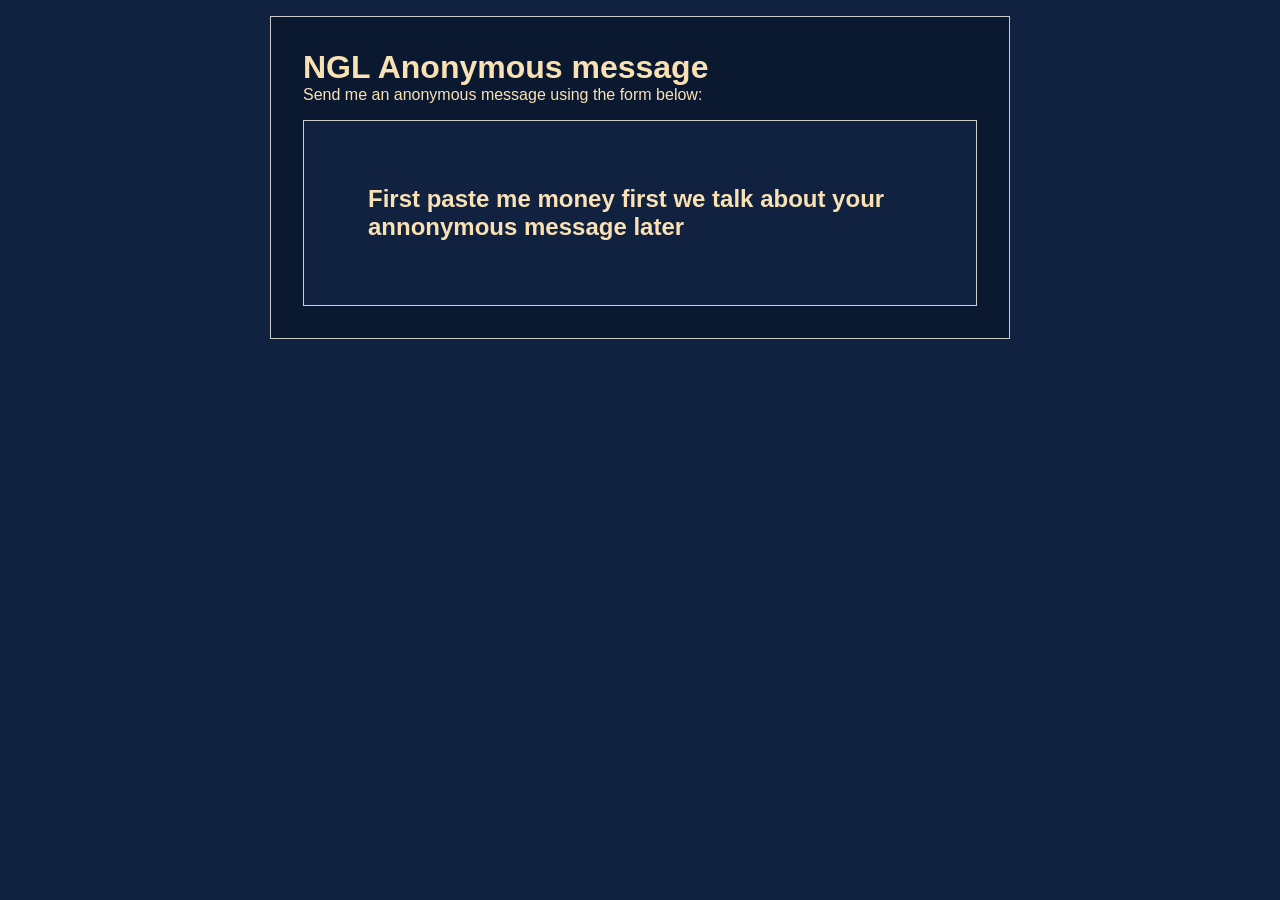
<file: week02/prank.html>
<!DOCTYPE html>
<html lang="en">
<head>
    <meta charset="UTF-8">
    <meta name="viewport" content="width=device-width, initial-scale=1.0">
    <title>NGL</title>
    <link rel="stylesheet" href="styles/prank.css">
</head>
<body>
    <main>
    <div> 
        <h1>NGL Anonymous message</h1>
        <p>Send me an anonymous message using the form below:</p>
    </div>
   <section>
    <div>
        <h1>First paste me money first we talk about your annonymous message later</h1>
    </div>
    </section>
   

    
</body>
</html>
</file>
<file: project/styles/autosol.css>
:root {
    --primary: #00f2fe;
    --secondary: #4facfe;
    --accent: #f093fb;
    --bg-dark: #0f172a;
    --glass: rgba(255, 255, 255, 0.1);
}

html {
    scroll-behavior: smooth;
}

body {
    margin: 0;
    font-family: 'Inter', sans-serif;
    background-color: var(--bg-dark);
    color: white;
}

.navbar {
    position: fixed;
    top: 20px;
    left: 50%;
    transform: translateX(-50%);
    width: 94%;
    max-width: 1200px;
    background: var(--glass);
    backdrop-filter: blur(10px);
    border: 1px solid rgba(255, 255, 255, 0.1);
    border-radius: 50px;
    display: flex;
    justify-content: space-between;
    align-items: center;
    padding: 15px 40px;
    z-index: 1000;
    box-sizing: border-box;
}

.logo {
    font-weight: bold;
    font-size: 1.5rem;
    letter-spacing: -1px;
    align-items: center;
    gap: 12px;
    display: flex;
}

.logo span {
    color: var(--primary);
}

.nav-logo-img {
    height: 80px;
    width: auto;
    object-fit: contain;
    border-radius: 8px;
}

.navbar ul {
    display: flex;
    list-style: none;
    gap: 3rem;
}

.navbar a {
    color: white;
    text-decoration: none;
    font-size: 1rem;
    font-weight: bold;
    transition: 0.3s;
    opacity: 0.9;
}

.wireframe-grid .hero-img {
    width: 70%;
    margin-top: 20px;
    border-radius: 12px;
    overflow: hidden;
    box-shadow: 0 4px 20px rgba(0, 0, 0, 0.4);
}

.obd-image-wrapper {
    display: flex;
    justify-content: center;
    margin: 15px auto;
    background: #ffffff;
    border-radius: 12px;
    padding: 10px;
    max-width: 100%;
}

.obd-display-img {
    max-width: 100%;
    height: auto;
    object-fit: contain;
}

.hero-image-wrapper {
    margin: 30px 0;
    width: 100%;
    max-width: 1200px;
    height: auto;
    display: flex;
    justify-content: center;
    overflow: hidden;
    border-radius: 20px;
}


.hero-display-img {
    width: 100%;
    height: auto;
    max-height: 450px;
    object-fit: cover;
    border-radius: 16px;
    box-shadow: 0 10px 30px rgba(0, 0, 0, 0.5);
    transition: transform 0.5s ease;
}

.hero-display-img:hover {
    transform: scale(1.01);
}

.hamburger-btn {
    display: none;
    background: none;
    border: none;
    cursor: pointer;
    flex-direction: column;
    gap: 5px;
    padding: 5px;
}

.hamburger-btn .bar {
    display: block;
    width: 25px;
    height: 3px;
    background-color: white;
    border-radius: 3px;
    transition: 0.3s ease;
}

.navbar a:hover {
    opacity: 1;
    color: var(--primary);
    text-shadow: 0 0 10px var(--primary);
}

section {
    box-sizing: border-box;
    padding: 120px 20px 10px 20px;
    display: flex;
    flex-direction: column;
    justify-content: center;
    align-items: center;
    text-align: center;
}

.gradient-text {
    background: linear-gradient(to right, var(--primary), var(--accent));
    display: inline-block;
    -webkit-background-clip: text;
    -webkit-text-fill-color: transparent;
}

#home {
    background: radial-gradient(circle at top right, #1e293b, #0f172a);
}

#about {
    background: linear-gradient(135deg, #0f172a 0%, #1e1b4b 100%);
}

#services {
    background: #0f172a;
    position: relative;
}

#contact {
    background: linear-gradient(to bottom, #0f172a, #4338ca);
}

h1 {
    font-size: 3rem;
    margin-bottom: 10px;
}

p {
    font-size: 1.2rem;
    opacity: 0.6;
}

.img details {
    margin-top: 15px;
    border-radius: 50%;
}

/*FOR THE DIAGNOSTIC*/
.section-subtitle {
    font-size: 1.2rem;
    opacity: 0.6;
}

.block-desc {
    font-size: 0.95rem;
    margin-bottom: 20px;
    opacity: 0.7;
}


.content-container {
    max-width: 1200px;
    width: 90%;
    margin: 0 auto;
    padding: 60px 0;
}

.content-block {
    background: var(--glass);
    backdrop-filter: blur(10px);
    -webkit-backdrop-filter: blur(10px);
    border: 1px solid rgba(255, 255, 255, 0.1);
    border-radius: 24px;
    padding: 40px;
    margin-bottom: 40px;
    text-align: left;
}

.diagnostic-form {
    display: flex;
    flex-wrap: wrap;
    gap: 20px;
    align-items: flex-end;
}

.form-group {
    display: flex;
    flex-direction: column;
    gap: 8px;
    flex: 1;
    min-width: 250px;
}

.form-group label {
    font-size: 0.9rem;
    text-transform: uppercase;
    letter-spacing: 1px;
    opacity: 0.8;
}

.form-group input {
    background: rgba(0, 0, 0, 0.3);
    border: 1px solid rgba(255, 255, 255, 0.2);
    border-radius: 12px;
    padding: 15px;
    color: white;
    font-size: 1rem;
    transition: 0.3s;
}

.form-group input:focus {
    outline: none;
    border-color: var(--primary);
    box-shadow: 0 0 10px rgba(0, 242, 254, 0.2);
}

.scan-btn {
    background: linear-gradient(to right, var(--primary), var(--secondary));
    color: #0f172a;
    font-weight: bold;
    border: none;
    border-radius: 12px;
    padding: 15px 30px;
    font-size: 1rem;
    cursor: pointer;
    transition: 0.3s;
}

.scan-btn:hover {
    transform: translateY(-2px);
    box-shadow: 0 0 20px var(--primary);
}

.gauges-wrapper {
    display: grid;
    grid-template-columns: repeat(auto-fit, minmax(220px, 1fr));
    gap: 25px;
    margin-top: 30px;
}

.gauge-card {
    background: rgba(255, 255, 255, 0.03);
    border: 1px solid rgba(255, 255, 255, 0.05);
    border-radius: 16px;
    padding: 25px;
    text-align: center;
    transition: 0.3s;
}

.gauge-card h3 {
    margin: 0 0 15px 0;
    font-size: 1rem;
    opacity: 0.7;
}

.gauge-value {
    font-size: 2.2rem;
    font-weight: bold;
    color: var(--primary);
    text-shadow: 0 0 15px rgba(0, 242, 254, 0.3);
    margin-bottom: 10px;
}

.gauge-status {
    font-size: 0.85rem;
    margin: 0;
    opacity: 0.5;
}

.content-container {
    max-width: 1200px;
    margin: 0 auto;
    padding: 40px 20px;
}

.search-block,
.dashboard-grid {
    background: var(--glass);
    backdrop-filter: blur(10px);
    border: 1px solid rgba(255, 255, 255, 0.1);
    border-radius: 16px;
    padding: 30px;
    margin-bottom: 30px;
    text-align: left;
}

.content-block h2 {
    font-size: 1.8rem;
    margin-top: 0;
    margin-bottom: 15px;
    background: linear-gradient(to right, #ffffff, rgba(255, 255, 255, 0.7));
    -webkit-background-clip: text;
    -webkit-text-fill-color: transparent;
}

.content-block p {
    font-size: 1.05rem;
    line-height: 1.6;
    color: #cbd5e1;
    opacity: 0.9;
    margin-bottom: 15px;
}

.feature-grid {
    display: grid;
    grid-template-columns: repeat(auto-fit, minmax(280px, 1fr));
    gap: 20px;
    margin-top: 25px;
}

.feature-item {
    background: rgba(255, 255, 255, 0.02);
    border: 1px solid rgba(255, 255, 255, 0.05);
    border-radius: 12px;
    padding: 20px;
}

.feature-item h3 {
    margin: 0 0 10px 0;
    font-size: 1.1rem;
    color: var(--primary);
}

.wireframe-grid {
    display: grid;
    grid-template-columns: 1.6fr 1fr;
    gap: 30px;
    margin-bottom: 40px;
}

.cta-container {
    text-align: center;
    margin: 40px 0;
}

.cta-btn {
    display: inline-block;
    background: linear-gradient(to right, var(--primary), var(--secondary));
    color: #0f172a;
    font-weight: bold;
    text-decoration: none;
    border-radius: 50px;
    padding: 18px 45px;
    font-size: 1.1rem;
    letter-spacing: 0.5px;
    transition: 0.3s ease;
    box-shadow: 0 4px 15px rgba(0, 242, 254, 0.2);
}

.cta-btn:hover {
    transform: translateY(-3px);
    box-shadow: 0 0 25px var(--primary);
}

.feature-item p {
    font-size: 0.95rem;
    margin: 0;
}

footer {
    width: 100%;
    background: linear-gradient(to top, rgba(15, 23, 42, 1), rgba(15, 23, 42, 0.8));
    border-top: 1px solid rgba(255, 255, 255, 0.05);
    padding: 30px 20px;
    margin-top: auto;
    box-sizing: border-box;
}

.footer-content {
    max-width: 1200px;
    margin: 0 auto;
    display: flex;
    flex-direction: column;
    align-items: center;
    gap: 15px;
    text-align: center;
}

footer p {
    font-size: 0.9rem;
    margin: 0;
    opacity: 0.5;
    letter-spacing: 0.5px;
}

.footer-links {
    display: flex;
    gap: 2rem;
    flex-wrap: wrap;
    justify-content: center;
}

.footer-links a {
    color: white;
    text-decoration: none;
    font-size: 0.85rem;
    opacity: 0.6;
    transition: 0.3s ease;
}

.footer-links a:hover {
    opacity: 1;
    color: var(--primary);
    text-shadow: 0 0 8px var(--primary);
}

@media (max-width: 900px) {
    .hamburger-btn {
        display: flex;
    }

    .navbar {
        padding: 12px 20px;
    }

    .navbar ul {
        display: none;
    }

    .wireframe-grid {
        grid-template-columns: 1fr;
    }

    .maintenance-milestones-box {
        width: 80%;
    }

    .navbar ul.show-menu {
        display: flex;
        flex-direction: column;
        gap: 1.5rem;
        position: absolute;
        top: 100px;
        left: 50%;
        transform: translateX(-50%);
        width: 100%;
        background: rgba(15, 23, 42, 0.95);
        backdrop-filter: blur(15px);
        border: 1px solid rgba(255, 255, 255, 0.1);
        border-radius: 20px;
        padding: 25px 0;
        text-align: center;
        box-sizing: border-box;
        z-index: 999;
    }

    .hero-image-wrapper {
        max-width: 95%;
        margin-top: 20px;
    }

    .hero-display-img {
        max-height: 280px;
    }

    .maintenance-milestones-box,
    .dashboard-guide-box {
        width: 100%;
        box-sizing: border-box;
        margin-left: 0;
        margin-right: 0;
    }

    .milestone-grid {
        grid-template-columns: 1fr;
    }

    .navbar ul.show-menu li {
        margin: 0;
        padding: 8px 0;
    }

    .navbar a:hover {
        opacity: 1;
        color: var(--primary);
        text-shadow: 0 0 10px var(--primary);
        border-radius: 10px;
        border: 1px solid rgba(255, 255, 255, 0.1);
        padding: 8px 350px;
        background-color: #4facfe;
    }

    .hamburger-btn.active .bar:nth-child(1) {
        transform: translateY(8px) rotate(45deg);
    }

    .hamburger-btn.active .bar:nth-child(2) {
        opacity: 0;
    }

    .hamburger-btn.active .bar:nth-child(3) {
        transform: translateY(-8px) rotate(-45deg);
    }

    .footer-content {
        flex-direction: row;
        justify-content: space-between;
    }

    

}


@media (max-width: 400px) {
    .navbar {
        padding: 10px 14px;
        gap: 8px;
    }

    .logo {
        font-size: 1rem;
    }

    .nav-logo-img {
        max-height: 28px;
        width: auto;
    }

    .logo span {
        font-size: 0.95rem;
    }

    .hamburger-btn {
        width: 26px;
        height: 20px;
        padding: 2px;
    }

    .bar {
        height: 2.5px;

    }

}

/*Reference page*/
.citation-list {
    margin-top: 15px;
    padding-left: 20px;
    list-style-type: square;
}

.citation-list li {
    margin-bottom: 12px;
    line-height: 1.6;
    color: #cbd5e1;
}

.table-wrapper {
    width: 100%;
    overflow-x: auto;
    margin-top: 20px;
    border-radius: 8px;
    box-shadow: 0 4px 12px rgba(0, 0, 0, 0.3);
}

.reference-table {
    width: 100%;
    border-collapse: collapse;
    text-align: left;
    font-size: 0.95rem;
    min-width: 500px;
}

.reference-table th {
    background-color: rgba(15, 23, 42, 0.8);
    color: var(--secondary, #00f2fe);
    padding: 14px;
    font-weight: 600;
    border-bottom: 2px solid rgba(255, 255, 255, 0.1);
}

.reference-table td {
    padding: 12px 14px;
    border-bottom: 1px solid rgba(255, 255, 255, 0.05);
    color: #e2e8f0;
    line-height: 1.4;
}

.reference-table tr:hover {
    background-color: rgba(255, 255, 255, 0.03);
}

.level-low {
    color: #4ade80 !important;
    font-weight: bold;
}

.level-mod {
    color: #fbbf24 !important;
    font-weight: bold;
}

.level-high {
    color: #f87171 !important;
    font-weight: bold;
}

.content-block.reference-card,
.content-block {
    position: relative;
    overflow: hidden;
}

.reference-icon {
    position: absolute;
    top: 10px;
    right: 10px;
    height: auto;
    object-fit: contain;
    pointer-events: none;
}

/*Maintenance*/
.maintenance-milestones-box,
.dashboard-guide-box {
    margin-top: 30px;
    width: 92%;
    max-width: 1200px;
    justify-content: center;
    align-items: center;
}

.milestone-grid {
    display: grid;
    grid-template-columns: repeat(auto-fit, minmax(280px, 1fr));
    gap: 20px;
    margin-top: 20px;
}

.milestone-card {
    background: rgba(255, 255, 255, 0.02);
    border: 1px solid rgba(255, 255, 255, 0.05);
    border-radius: 10px;
    padding: 20px;
    transition: transform 0.2s ease, border-color 0.2s ease;
}

.milestone-card:hover {
    transform: translateY(-3px);
    border-color: rgba(0, 242, 254, 0.2);
}

.milestone-badge {
    display: inline-block;
    padding: 5px 10px;
    border-radius: 4px;
    font-size: 0.8rem;
    font-weight: bold;
    margin-bottom: 12px;
}

.badge-low {
    background: rgba(74, 222, 128, 0.15);
    color: #4ade80;
}

.badge-mod {
    background: rgba(251, 191, 36, 0.15);
    color: #fbbf24;
}

.badge-high {
    background: rgba(248, 113, 113, 0.15);
    color: #f87171;
}

.milestone-card h3 {
    font-size: 1.15rem;
    margin-bottom: 12px;
    color: #ffffff;
}

.milestone-card ul {
    padding-left: 18px;
    list-style-type: disc;
}

.milestone-card li {
    font-size: 0.9rem;
    color: #cbd5e1;
    line-height: 1.5;
    margin-bottom: 8px;
}

.guide-image-wrapper {
    margin: 30px 0;
    width: 100%;
    max-width: 1200px;
    height: auto;
    display: flex;
    justify-content: center;
    overflow: hidden;
    border-radius: 20px;
    background: transparent;
}

.guide-display-img {
    width: 80%;
    height: auto;
    object-fit: cover;
    border-radius: 16px;
    transition: transform 0.5s ease;
    filter: invert(0.92) hue-rotate(180deg) brightness(1.1) contrast(1.1);
    mix-blend-mode: screen;
}

.guide-display-img:hover {
    transform: scale(1.01);
}

.maint-input-form {
    display: flex;
    flex-direction: column;
    gap: 18px;
    margin-top: 20px;
}

.form-group {
    display: flex;
    flex-direction: column;
    gap: 8px;
}

.form-group label {
    font-size: 0.85rem;
    font-weight: 600;
    text-transform: uppercase;
    letter-spacing: 0.05em;
    color: #94a3b8;
}

.form-group input,
.form-group select {
    width: 100%;
    padding: 12px 16px;
    background: rgba(15, 23, 42, 0.6);
    border: 1px solid rgba(255, 255, 255, 0.1);
    border-radius: 8px;
    color: #ffffff;
    font-size: 0.95rem;
    box-sizing: border-box;
    transition: border-color 0.3s ease, box-shadow 0.3s ease;
}
.form-group select option {
    background-color: #0f172a;
    color: #ffffff;
}

.form-group input:focus,
.form-group select:focus {
    outline: none;
    border-color: var(--secondary, #00f2fe);
    box-shadow: 0 0 10px rgba(0, 242, 254, 0.25);
}

.submit-btn {
    width: 100%;
    padding: 14px;
    margin-top: 10px;
    background: linear-gradient(135deg, #0072ff 0%, #00f2fe 100%);
    border: none;
    border-radius: 8px;
    color: #ffffff;
    font-size: 1rem;
    font-weight: 600;
    cursor: pointer;
    box-shadow: 0 4px 15px rgba(0, 242, 254, 0.3);
    transition: transform 0.2s ease, box-shadow 0.2s ease, opacity 0.2s;
}

.submit-btn:hover {
    transform: translateY(-2px);
    box-shadow: 0 6px 20px rgba(0, 242, 254, 0.5);
    opacity: 0.95;
}

.submit-btn:active {
    transform: translateY(0);
}

.result-card {
    padding: 20px;
    margin-top: 20px;
    border-radius: 8px;
    border-left: 6px solid #ccc;
    background-color: #1a1a1a;
    color: #ffffff;
}

.severity-critical {
    border-left-color: #ff3333;
    background: linear-gradient(90deg, rgba(255, 51, 51, 0.1) 0%, rgba(0, 0, 0, 0) 100%);
    box-shadow: 0 0 15px rgba(255, 51, 51, 0.2);
}

.severity-critical h3 {
    color: #ff5555;
}

.severity-moderate {
    border-left-color: #ffaa00;
    background: linear-gradient(90deg, rgba(255, 170, 0, 0.1) 0%, rgba(0, 0, 0, 0) 100%);
    box-shadow: 0 0 15px rgba(255, 170, 0, 0.15);
}

.severity-moderate h3 {
    color: #ffbb33;
}

.severity-low-warning {
    border-left-color: #33b5e5;
    background: linear-gradient(90deg, rgba(51, 181, 229, 0.1) 0%, rgba(0, 0, 0, 0) 100%);
    box-shadow: 0 0 15px rgba(51, 181, 229, 0.15);
}

.severity-low-warning h3 {
    color: #33b5e5;
}

.error-state {
    border-left-color: #888888;
    background-color: rgba(255, 255, 255, 0.05);
}
</file>
<file: styles/form.css>
* {
    box-sizing: border-box;
}

body {
    font-family: 'Poppins', sans-serif;
    max-width: 1000px;
    margin: 0 auto;

}

header {
    background-color: #191970;
    color: #ffffff;
    padding: .2rem;
    text-align: center;
    border-radius: 6px 6px 0 0;
}

footer {
    background-color: #191970;
    color: #ffffff;
    padding: .2rem;
    text-align: center;
    border-radius: 0 0 6px 6px;
}

h1 {
    font-size: 2.5rem;
}

footer p {
    font-size: 1.1rem;
}

main {
    padding: 10px;
    min-height: 20rem;
    margin-bottom: 10px;
    background-color: #f0f4f8;
}

.pg fieldset {
    margin: 2rem 0;
    border: 1px solid #dddddd;
    border-radius: 8px;
    padding: .5rem;
}

.pg fieldset .italic {
    font-size: .9rem;
    font-style: italic;
    font-weight: normal;
}

.pg legend {
    color: #191970;
    font-size: 1.1rem;
    padding: .5rem;
    font-weight: bold;
}

form {
    background-color: #ffffff;
    padding: 30px;
    border-radius: 8px;
    width: 100%;
    box-shadow: 0 0 0 0 #191970;
    box-sizing: border-box;
    margin-top: 10px;
}

.pg label {
    display: block;
    padding-top: .8rem;
    font-size: .9rem;
}

.pg input[type="text"],
.pg input[type="date"],
.pg select,
.pg textarea {
    background-color: #ffffff;
    display: block;
    border: solid 1px #999999;
    border-radius: 6px;
    padding: .75rem;
    width: 100%;
    max-width: 500px;
    color: #191970;
    font-size: 1rem;
}

.rating-container {
    display: flex;
    gap: 10px;
    margin-top: -1rem;
    justify-content: space-around;
}

.pg input[type="submit"] {
    background-color: #191970;
    color: #ffffff;
    border: none;
    padding: 1.5rem;
    font-size: 1.1rem;
    border-radius: 6px;
    cursor: pointer;
    width: 96%;
    max-width: 500px;
    box-shadow: inset 0 0 0 0 #191970;
    transition: box-shadow 0.3s ease;
}

.pg input[type="submit"]:hover {
    background-color: #4597ea;
    color: #191970;
}

h2 {
    text-align: center;
    margin-top: 20px;
    font-size: 3rem;
    font-weight: bold;
    color: #191970;
}

img {
    display: block;
    margin: 20px auto;
    max-width: 90%;
    height: auto;
}

figcaption {
    text-align: center;
    font-size: 1.5rem;
    color: #555555;
    margin-top: 5px;
}

.required {
    color: #cc0000;
    font-weight: bold;
    margin-left: 4px;
    font-size: 1.5rem;
}

.sr-only {
    position: absolute;
    width: 1px;
    height: 1px;
    padding: 0;
    margin: -1px;
    overflow: hidden;
    clip-path: inset(50%);
    border: 0;
}

.pg input:required,
.pg select:required {
    border-left: solid 8px #cc0000;
}

.pg input:required:valid,
.pg select:required:valid {
    border-left: solid 8px #00cc00;
}

.rating-container:has(input[type="radio"]:required:invalid) {
    border-left: 8px solid #cc0000;

}

.rating-container:has(input[type="radio"]:required:valid) {
    border-left: 8px solid #00cc00;

}

@media screen and (max-width: 768px) {

    .pg input[type="text"],
    .pg input[type="date"],
    .pg select,
    .pg textarea {
        width: 100%;
    }
}
</file>
<file: project/styles/siteplan.css>
:root {
    --primary-color: #0b3c5d;
    --accent-color: #d9534f;
    --success-color: #2ecc71;
    --text-dark: #323232;
    --bg-light: #f4f7f6;
    --white: #ffffff;
}

body {
    font-family: 'Open Sans', sans-serif;
    line-height: 1.6;
    color: var(--text-dark);
    background-color: var(--bg-light);
    margin: 0;
    padding: 30px 20px;
}

main {
    max-width: 960px;
    margin: 0 auto;
}

section {
    background: var(--white);
    padding: 30px;
    margin-bottom: 30px;
    border-radius: 8px;
    box-shadow: 0 4px 12px rgba(0, 0, 0, 0.05);
    border-left: 6px solid var(--primary-color);
}

header {
    background-color: var(--primary-color);
    color: var(--white);
    padding: 30px;
    border-radius: 8px;
    text-align: center;
    margin-bottom: 30px;
}

header h1 {
    font-family: 'Montserrat', sans-serif;
    margin: 0;
    font-size: 2.5rem;
}

header p {
    margin: 10px 0 0 0;
    font-style: italic;
    opacity: 0.9;
}

h2,
h3 {
    font-family: 'Montserrat', sans-serif;
    color: var(--primary-color);
}

h2 {
    margin-top: 0;
    border-bottom: 2px solid #eef2f5;
    padding-bottom: 10px;
    font-size: 1.8rem;
}

h3 {
    color: var(--accent-color);
    font-size: 1.2rem;
    margin-top: 20px;
}


section img {
    display: block;
    max-width: 100%;
    height: auto;
    margin: 20px auto 0 auto;
    border-radius: 6px;
}

blockquote {
    background-color: #f9f9f9;
    border-left: 4px solid #ccc;
    margin: 1.5em 10px;
    padding: 0.5em 15px;
    font-style: italic;
}

.color-palette {
    display: flex;
    flex-direction: column;
    gap: 15px;
    margin: 20px 0;
}

.color-box {
    padding: 20px;
    border-radius: 6px;
    color: var(--white);
    font-weight: bold;
    box-shadow: 0 2px 4px rgba(0, 0, 0, 0.1);
}

.color-box span {
    display: block;
    margin-top: 5px;
    font-size: 0.85rem;
    font-weight: normal;
    opacity: 0.9;
}

.wireframe-container {
    display: flex;
    flex-direction: column;
    gap: 40px;
    margin-top: 25px;
}

.wireframe-view {
    border: 2px solid #ddd;
    background-color: #f9f9f9;
    padding: 20px;
    border-radius: 8px;
}

.wf-desktop-row {
    display: flex;
    flex-direction: column;
    gap: 10px;
}

.wf-box {
    background-color: var(--white);
    border: 1px dashed #999;
    padding: 15px;
    margin: 5px 0;
    text-align: center;
    font-size: 0.9rem;
    font-weight: bold;
    color: #555;
    border-radius: 4px;
}

footer {
    text-align: center;
    font-size: 0.9rem;
    color: #666;
}


@media (min-width: 768px) {
    .color-palette {
        flex-direction: row;
    }

    .color-box {
        flex: 1;
    }

    .wf-desktop-row {
        flex-direction: row;
    }

    .wf-desktop-row .wf-box {
        flex: 1;
    }
}

.primary-blue {
    background-color: var(--primary-color);
}

.accent-red {
    background-color: var(--accent-color);
}

.success-green {
    background-color: var(--success-color);
}

.dark-charcoal {
    background-color: var(--text-dark);
}
</file>
<file: week02/styles/media-query.css>
* {
    margin: 0;
    padding: 0;
    box-sizing: border-box;
}

body {
    font-family: 'Roboto', sans-serif;
}
header {
    text-align: center;
    font-size: 1.3rem;
}
header,
main,
footer {
    max-width: 640px;
    margin: 1rem auto;
    border: 1px solid #ccc;
    padding: 2rem;
    background-color: #0A192F;
    color: #fae1b4;
}

main {
    display: grid;
    grid-template-columns: 1fr;
    gap: 1rem;
}

section {
    border: 1px solid #ccc;
    padding: 4rem;
    background-color: #112240;
}

section p {
    margin-top: 1rem;
    font-style: oblique;
}

footer {
    text-align: center;
    font-size: 1.2rem;
    font-style: italic;
}
</file>
<file: week02/styles/media-query-large.css>
@media screen and (min-width: 500px) {
    header {
        background-color: #111224;
        color: white;   
    }

    main {
        grid-template-columns: 1fr 1fr;
    }

}
</file>
<file: week02/styles/prank.css>
* {
    margin: 0;
    padding: 0;
    box-sizing: border-box;
}

body {
    font-family: 'Roboto', sans-serif;
    background-color: #112240;
}


main {
    max-width: 740px;
    margin: 1rem auto;
    border: 1px solid #ccc;
    padding: 2rem;
    background-color: #0A192F;
    color: #fae1b4;
}

main {
    display: grid;
    grid-template-columns: 1fr;
    gap: 1rem;
}

section {
    border: 1px solid #ccc;
    padding: 4rem;
    background-color: #112240;
    
}

section p {
    margin-top: 1rem;
    font-style: oblique;
    font-size: large;
}

footer {
    text-align: center;
    font-size: 1.2rem;
    font-style: italic;
}
</file>
